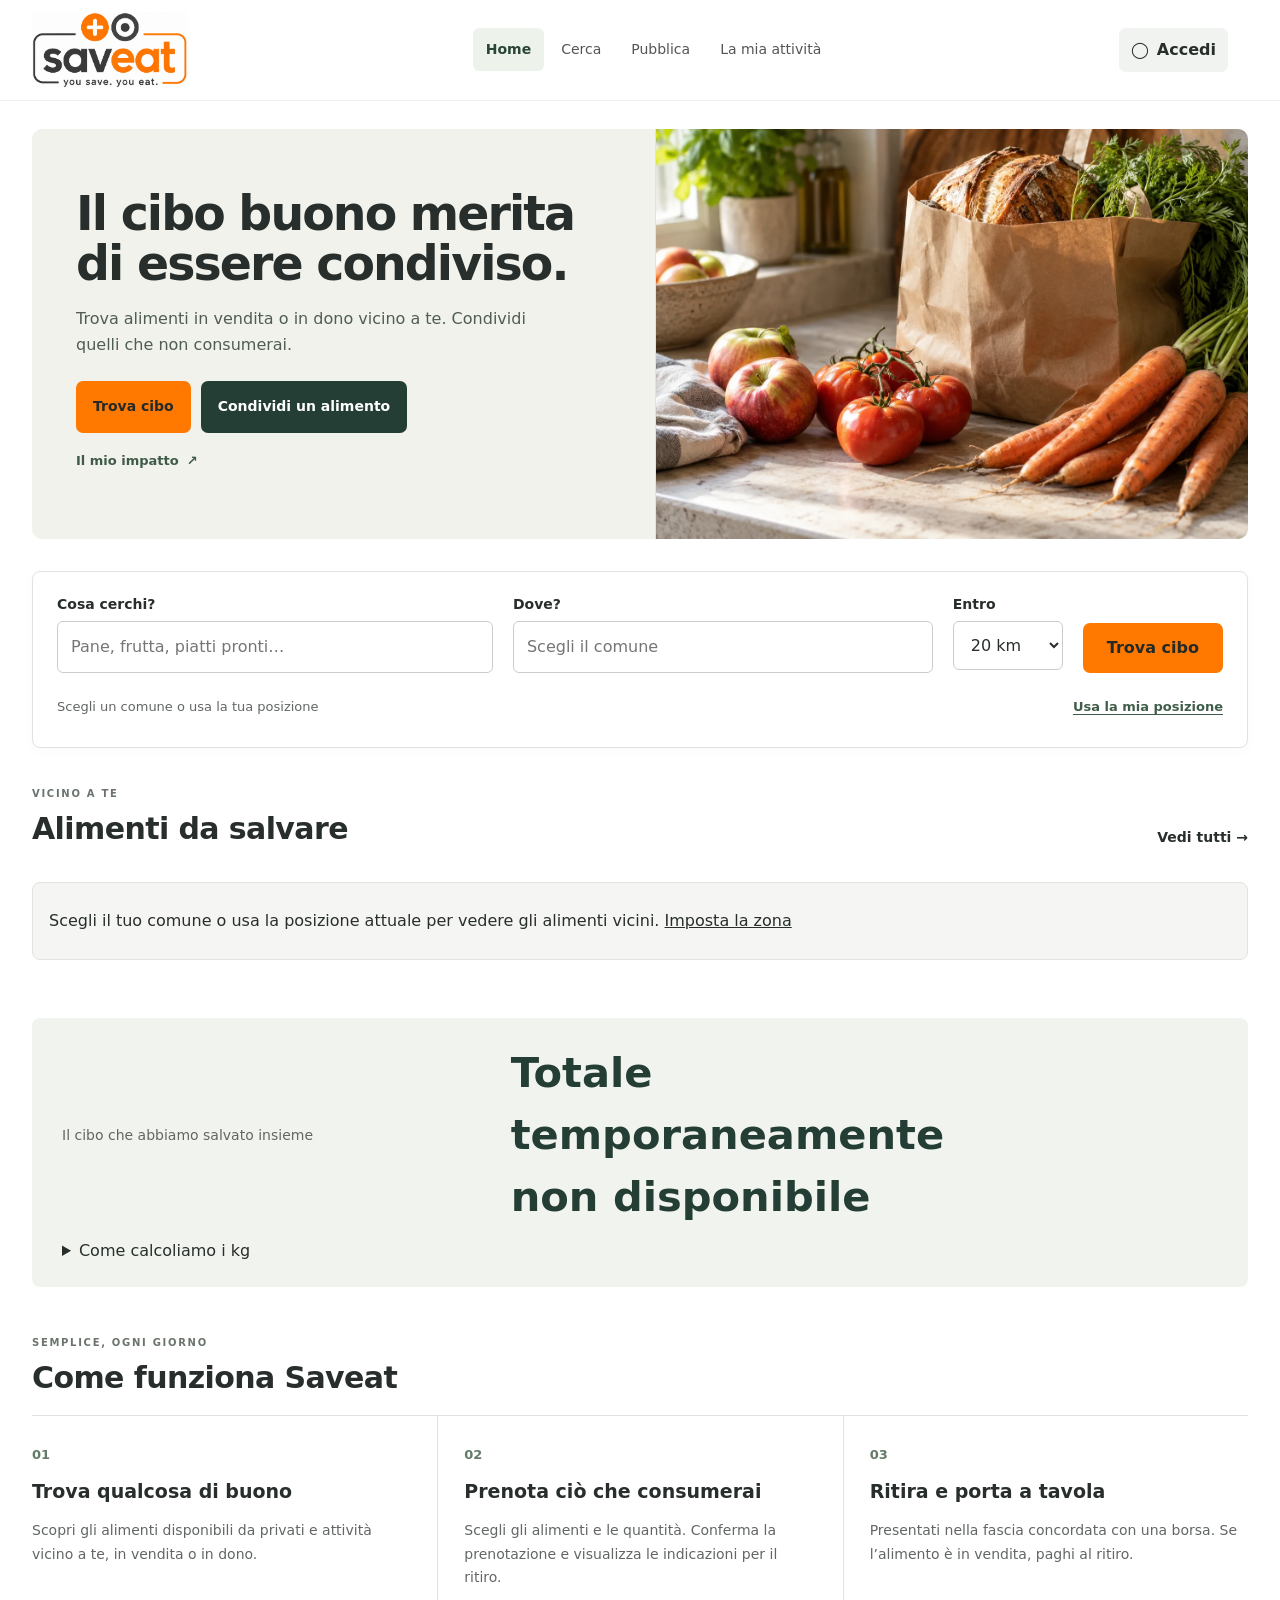
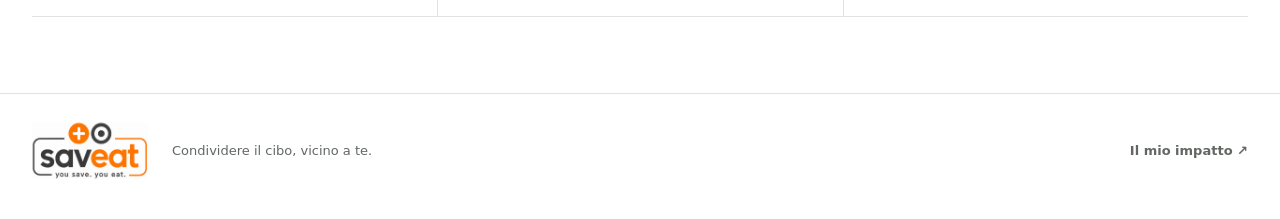
<file: index.html>
<!doctype html>
<html lang="it">
<head>
<meta charset="utf-8"><meta name="viewport" content="width=device-width,initial-scale=1,viewport-fit=cover">
<meta http-equiv="Content-Security-Policy" content="default-src 'self'; script-src 'self'; style-src 'self'; img-src 'self' https://*.supabase.co https://tile.openstreetmap.org blob: data:; connect-src 'self' https://*.supabase.co wss://*.supabase.co https://photon.komoot.io; object-src 'none'; base-uri 'self'; form-action 'self'">
<title>Saveat · you save. you eat.</title><meta name="description" content="Condividi le eccedenze e trova cibo da salvare nel tuo comune.">
<link rel="icon" href="favicon.svg"><link rel="stylesheet" href="style.css?v=mappa54">
<script defer src="config.js"></script><script defer src="supabase.js"></script><script defer src="geo.js?v=mappa54"></script><script defer src="avatars.js?v=mappa54"></script><script defer src="leaflet.js"></script><script defer src="pickup.js?v=mappa54"></script><script defer src="search-map.js?v=mappa54"></script><script defer src="app.js?v=mappa54"></script>
<link rel="stylesheet" href="leaflet.css"></head>
<body>
<a class="skip" href="#main">Vai al contenuto</a>
<div class="app">
<header><a class="brand" href="#home" aria-label="Saveat home"><img class="brand-image" src="logo-definitivo.svg?v=mappa54" width="180" height="87" alt="Saveat — you save. you eat."></a><nav aria-label="Navigazione principale"><a href="#home">Home</a><a href="#cerca">Cerca</a><a href="#pubblica">Pubblica</a><a href="#miei">La mia attività</a></nav><button id="notifications-button" class="ghost" hidden aria-label="Avvisi">Avvisi</button><div class="profile-menu-wrap"><button id="account-button" class="ghost" aria-expanded="false" aria-controls="profile-menu">Accedi</button><div id="profile-menu" class="profile-menu" hidden><button id="profile-edit" class="ghost">Modifica profilo</button><button id="profile-logout" class="ghost">Esci</button></div></div></header>
<main id="main" tabindex="-1"><button id="back-button" class="ghost back-button" type="button" hidden><span aria-hidden="true">←</span> Indietro</button><div id="notification-alert" class="notification-nudge" role="status" hidden></div><section id="avvisi" class="screen" hidden><h1>I tuoi avvisi</h1><p id="notifications-intro" class="lead">Controlla qui gli aggiornamenti sui tuoi ritiri.</p><div id="notifications-list"></div></section>
<div id="message" role="status" aria-live="polite" hidden></div>
<section id="home" class="screen">
<div class="home-hero"><div class="hero-copy"><h1 id="home-heading">Il cibo buono merita di essere condiviso.</h1><p id="home-intro" class="lead">Trova alimenti in vendita o in dono vicino a te. Condividi quelli che non consumerai.</p><div class="actions hero-actions"><a class="btn primary" href="#cerca" data-discovery-only>Trova cibo</a><a id="hero-share" class="btn secondary" href="#pubblica">Condividi un alimento</a><a class="btn impact-action" href="#impatto" data-discovery-only>Il mio impatto <span aria-hidden="true">↗</span></a></div></div><div class="hero-art" aria-hidden="true"><img src="alimenti-copertina.webp" alt="" width="1536" height="1024" fetchpriority="high"></div></div>
<div id="business-home" class="card padded" hidden><h2>La tua attività su Saveat</h2><p>Pubblica gli alimenti ancora disponibili e organizza il ritiro da parte delle persone che li prenotano.</p><div class="actions"><button class="ghost" id="business-listings">I miei annunci</button><button class="ghost" id="business-deliveries">Consegne da gestire</button><a class="btn ghost" href="#impatto">Il mio impatto</a></div><p class="small">L’account esercente è dedicato alla condivisione delle eccedenze.</p></div>
<section class="home-discovery" data-discovery-only aria-labelledby="home-food-heading"><form id="home-search-form" class="home-search card padded"><div class="search-field"><label for="home-food">Cosa cerchi?</label><input id="home-food" maxlength="100" placeholder="Pane, frutta, piatti pronti…"></div><div class="search-field"><label for="home-city">Dove?</label><div class="city-picker"><input id="home-city" autocomplete="off" role="combobox" aria-autocomplete="list" aria-expanded="false" aria-controls="home-city-options" placeholder="Scegli il comune"><div id="home-city-options" role="listbox" class="suggestions" hidden></div></div></div><div class="search-field"><label for="home-radius">Entro</label><select id="home-radius"><option value="5">5 km</option><option value="10">10 km</option><option value="20" selected>20 km</option><option value="30">30 km</option><option value="50">50 km</option><option value="100">100 km</option><option value="200">200 km</option></select></div><button class="primary home-search-submit" type="submit">Trova cibo</button><div class="home-area"><p id="area-status">Scegli un comune per vedere gli alimenti vicini.</p><button id="home-gps" class="text-button" type="button">Usa la mia posizione</button></div></form><div class="section-heading"><div><p class="eyebrow">VICINO A TE</p><h2 id="home-food-heading">Alimenti da salvare</h2></div><a class="text-link" href="#cerca">Vedi tutti <span aria-hidden="true">→</span></a></div><div id="home-list" class="listing-grid" aria-live="polite"></div></section>
<div class="card padded impact-card"><p class="small">Il cibo che abbiamo salvato insieme</p><p id="impact-total" class="impact-total" aria-live="polite">Calcolo in corso…</p><p id="impact-pickups" class="small"></p><details><summary>Come calcoliamo i kg</summary><p class="small">Contiamo solo i ritiri completati e confermati. I kg sono indicativi: usiamo il peso indicato oppure, se manca, 500 g per pezzo o confezione e circa 1 kg per litro. Le prenotazioni annullate o scadute non contano.</p></details></div>
<section class="how-it-works" data-discovery-only aria-labelledby="how-heading"><div class="section-heading"><div><p class="eyebrow">SEMPLICE, OGNI GIORNO</p><h2 id="how-heading">Come funziona Saveat</h2></div></div><div class="steps-grid"><article><span class="step-number">01</span><h3>Trova qualcosa di buono</h3><p>Scopri gli alimenti disponibili da privati e attività vicino a te, in vendita o in dono.</p></article><article><span class="step-number">02</span><h3>Prenota ciò che consumerai</h3><p>Scegli gli alimenti e le quantità. Conferma la prenotazione e visualizza le indicazioni per il ritiro.</p></article><article><span class="step-number">03</span><h3>Ritira e porta a tavola</h3><p>Presentati nella fascia concordata con una borsa. Se l’alimento è in vendita, paghi al ritiro.</p></article></div></section>
</section>
<section id="impatto" class="screen" hidden><h1>Il mio impatto</h1><p class="lead">Il tuo contributo, nei ritiri completati.</p><div id="personal-impact" aria-live="polite"></div><p class="small">Contiamo i ritiri completati e confermati in cui hai condiviso o ritirato cibo, una sola volta per prenotazione. Il peso è stimato usando i dati conservati nei riepiloghi delle prenotazioni.</p><a id="impact-summary-link" class="btn ghost" href="#miei">I miei annunci e ritiri</a><div id="report-tools" hidden><h2>Il tuo resoconto</h2><p class="small">Privati e attività possono esportare i ritiri completati per un periodo fino a 366 giorni.</p><form id="report-form" class="card padded"><div class="two"><div><label for="report-from">Dal giorno</label><input id="report-from" type="date" required></div><div><label for="report-to">Al giorno (compreso)</label><input id="report-to" type="date" required></div></div><label for="report-role">Cosa vuoi vedere?</label><select id="report-role"><option value="all">Tutto il mio contributo</option><option value="owner">Cibo condiviso da me</option><option value="customer">Cibo ritirato da me</option></select><button class="primary" type="submit">Prepara resoconto</button><button class="ghost" id="export-report" type="button" disabled>Scarica CSV</button></form><div id="report-result" role="status" aria-live="polite"></div></div></section>
<section id="cerca" class="screen" hidden><h1>Trova cibo</h1>
<p class="lead">Cibo buono da privati e attività, nella zona che scegli.</p><form id="search-form" class="card padded search-toolbar"><div class="search-field"><label for="search">Alimento</label><input id="search" maxlength="100" placeholder="Pane, biscotti, mele…"></div><div class="search-field">
<label for="search-city">Comune</label><div class="city-picker"><input id="search-city" autocomplete="off" role="combobox" aria-autocomplete="list" aria-expanded="false" aria-controls="search-city-options" placeholder="Inizia a scrivere, es. Ver"><div id="search-city-options" role="listbox" class="suggestions" hidden></div></div></div><div class="search-field">
<label for="search-radius">Raggio di ricerca (km)</label><input id="search-radius" type="number" min="1" max="200" required value="20"></div><button class="primary search-submit" type="submit">Trova cibo</button><div class="search-filters" role="group" aria-label="Filtri di ricerca"><div class="search-field"><label for="search-category">Categoria</label><select id="search-category"><option value="">Tutte le categorie</option><option>Pane e prodotti da forno</option><option>Frutta e verdura</option><option>Pasticceria e dolci</option><option>Gastronomia e piatti pronti</option><option>Latticini e formaggi</option><option>Carne e salumi</option><option>Pesce</option><option>Prodotti confezionati</option><option>Bevande</option><option>Altri alimenti</option></select></div><div class="search-field"><label for="search-offer">Tipo di offerta</label><select id="search-offer"><option value="all">Tutte le offerte</option><option value="free">In dono</option><option value="paid">In vendita</option></select></div><button type="button" class="ghost" id="reset-filters">Azzera filtri</button></div><p id="search-area-status" class="small"></p><div class="row"><button type="button" id="search-gps" class="ghost">Usa la mia posizione</button><button type="button" id="clear-search" class="ghost">Zona del mio profilo</button></div><p class="small">Distanze in linea d’aria dal punto di ritiro. Per gli annunci non ancora localizzati si usa il centro del comune. <a href="GEO-FONTI.md" target="_blank" rel="noopener">Fonti geografiche</a></p></form>
<p id="search-filter-summary" class="small" aria-live="polite"></p><div class="search-view-switch" role="group" aria-label="Visualizzazione risultati"><button type="button" id="search-view-list" class="ghost" aria-pressed="true">Elenco</button><button type="button" id="search-view-map" class="ghost" aria-pressed="false">Mappa</button></div><div id="search-results-layout" class="search-results-layout"><div id="search-list" class="listing-grid" aria-live="polite"></div><section id="search-map-panel" aria-label="Disponibilità sulla mappa" hidden><p id="search-map-status" class="small" aria-live="polite"></p><div id="search-map" role="region" aria-label="Mappa degli alimenti disponibili"></div></section></div><button id="load-more" class="ghost" hidden>Mostra altri</button></section>
<section id="modifica" class="screen" hidden><h1>Modifica il tuo annuncio</h1><p id="edit-note" class="ethic"></p><form id="edit-form" hidden><div class="edit-layout"><section class="form-panel"><h2>Alimenti e annuncio</h2><label for="edit-title">Titolo</label><input id="edit-title" required minlength="2" maxlength="120"><label for="edit-description">Descrizione</label><textarea id="edit-description" maxlength="2000"></textarea><div id="edit-payment-fields"></div><div id="edit-items"></div></section><section class="form-panel"><h2>Informazioni di ritiro</h2><label for="edit-city">Comune</label><div class="city-picker"><input id="edit-city" autocomplete="off" required role="combobox" aria-autocomplete="list" aria-expanded="false" aria-controls="edit-city-options"><div id="edit-city-options" role="listbox" class="suggestions" hidden></div></div><label for="edit-start">Inizio ritiro</label><input id="edit-start" type="datetime-local" required><label for="edit-end">Fine ritiro</label><input id="edit-end" type="datetime-local" required><div class="pickup-place-tools"><label for="edit-saved-point">I tuoi punti di ritiro</label><select id="edit-saved-point"><option value="">Nuovo punto di ritiro</option></select><p id="edit-point-memory-status" class="small" aria-live="polite"></p></div><label for="edit-address">Indirizzo esatto di ritiro (pubblico)</label><div class="pickup-address-picker"><input id="edit-address" placeholder="Inizia a scrivere via e numero civico" required minlength="3" maxlength="300" autocomplete="off" aria-expanded="false" aria-controls="edit-address-options"><div id="edit-address-options" class="pickup-address-options" hidden></div></div><p id="edit-address-status" class="small" aria-live="polite"></p><p class="small">L’indirizzo e la posizione di ritiro saranno visibili negli annunci. La sede legale e il contatto restano riservati.</p><details id="edit-point-details" class="pickup-map-details"><summary>Correggi il punto sulla mappa</summary><p class="small">Tocca la mappa sul punto esatto di ritiro, oppure usa la posizione del dispositivo se ti trovi lì. Controlla che corrisponda all’indirizzo.</p><button id="edit-point-gps" class="ghost" type="button">Sono al punto di ritiro: usa la mia posizione</button><div id="edit-point-map" class="pickup-point-map" role="region" aria-label="Mappa del punto di ritiro"></div><details class="manual-coordinates"><summary>Inserisci coordinate manualmente</summary><div class="two coordinate-fields"><div><label for="edit-point-lat">Latitudine</label><input id="edit-point-lat" type="number" step="any" min="-90" max="90"></div><div><label for="edit-point-lon">Longitudine</label><input id="edit-point-lon" type="number" step="any" min="-180" max="180"></div></div><button type="button" id="edit-point-apply" class="ghost">Conferma coordinate</button></details></details><p id="edit-point-status" class="small" aria-live="polite">Scrivi l’indirizzo e scegli un suggerimento.</p><label for="edit-contact">Contatto</label><input id="edit-contact" required minlength="3" maxlength="200"><label for="edit-instructions">Istruzioni</label><textarea id="edit-instructions" maxlength="1000"></textarea></section></div><div class="row form-submit"><button class="primary" type="submit">Salva modifiche</button><a id="edit-back" class="btn ghost">Torna all’annuncio</a></div></form></section>
<section id="pubblica" class="screen" hidden><h1>Condividi un alimento</h1><p class="lead">Aggiungi singoli alimenti, buste miste o entrambi. Il punto di ritiro è visibile negli annunci; contatto e istruzioni sono riservati a chi prenota.</p>
<form id="publish-form">
<p id="food-memory-status" class="small" aria-live="polite">Scrivi un nuovo alimento oppure scegli tra i tuoi precedenti.</p><div class="publish-layout"><section class="card padded publish-foods" aria-labelledby="publish-foods-heading"><h2 id="publish-foods-heading">Gli alimenti</h2><div id="item-fields"></div><button type="button" id="add-item" class="ghost full">+ Aggiungi alimento o busta</button></section><section class="card padded publish-logistics" aria-labelledby="publish-logistics-heading"><h2 id="publish-logistics-heading">Ritiro e pagamento</h2><div id="publish-payment-fields"></div>
<label for="publish-city">Comune del ritiro</label><div class="city-picker"><input id="publish-city" autocomplete="off" required role="combobox" aria-autocomplete="list" aria-expanded="false" aria-controls="publish-city-options" placeholder="Inizia a scrivere il comune"><div id="publish-city-options" role="listbox" class="suggestions" hidden></div></div>
<div class="two"><div><label for="pickup-start">Inizio ritiro</label><input id="pickup-start" type="datetime-local" required></div><div><label for="pickup-end">Fine ritiro</label><input id="pickup-end" type="datetime-local" required></div></div>
<div class="pickup-place-tools"><label for="publish-saved-point">I tuoi punti di ritiro</label><select id="publish-saved-point"><option value="">Nuovo punto di ritiro</option></select><p id="publish-point-memory-status" class="small" aria-live="polite"></p></div><label for="address">Indirizzo esatto di ritiro (pubblico)</label><div class="pickup-address-picker"><input id="address" placeholder="Inizia a scrivere via e numero civico" required minlength="3" maxlength="300"  autocomplete="off" aria-expanded="false" aria-controls="publish-address-options"><div id="publish-address-options" class="pickup-address-options" hidden></div></div><p id="publish-address-status" class="small" aria-live="polite"></p><p class="small">L’indirizzo e la posizione di ritiro saranno visibili negli annunci. La sede legale e il contatto restano riservati.</p><details id="publish-point-details" class="pickup-map-details"><summary>Correggi il punto sulla mappa</summary><p class="small">Tocca la mappa sul punto esatto di ritiro, oppure usa la posizione del dispositivo se ti trovi lì. Controlla che corrisponda all’indirizzo.</p><button id="publish-point-gps" class="ghost" type="button">Sono al punto di ritiro: usa la mia posizione</button><div id="publish-point-map" class="pickup-point-map" role="region" aria-label="Mappa del punto di ritiro"></div><details class="manual-coordinates"><summary>Inserisci coordinate manualmente</summary><div class="two coordinate-fields"><div><label for="publish-point-lat">Latitudine</label><input id="publish-point-lat" type="number" step="any" min="-90" max="90"></div><div><label for="publish-point-lon">Longitudine</label><input id="publish-point-lon" type="number" step="any" min="-180" max="180"></div></div><button type="button" id="publish-point-apply" class="ghost">Conferma coordinate</button></details></details><p id="publish-point-status" class="small" aria-live="polite">Scrivi l’indirizzo e scegli un suggerimento.</p>
<div class="pickup-contact"><label for="contact">Contatto per il ritiro</label><input id="contact" required minlength="3" maxlength="200" placeholder="Telefono o altro contatto"></div><p id="business-contact-note" class="small" hidden>Per le attività non chiediamo né mostriamo il telefono in questo nuovo annuncio. Indica nelle istruzioni dove presentarsi e cosa mostrare. Non inserire numeri di telefono nei testi o nelle foto. Gli avvisi di prenotazione arrivano in Saveat; le comunicazioni guidate sono nei riepiloghi dei ritiri.</p>
<details class="publish-extras"><summary>Aggiungi dettagli (facoltativi)</summary><label for="title">Titolo dell’annuncio</label><input id="title" required minlength="2" maxlength="120" placeholder="Si compila con il primo alimento"><label for="description">Descrizione</label><textarea id="description" maxlength="2000" placeholder="Conservazione e informazioni utili"></textarea><label for="instructions">Istruzioni di ritiro</label><textarea id="instructions" maxlength="1000"></textarea></details></section></div>
<div class="publish-confirmation"><div class="ethic">Scegli Dona o Vendi per ciascun alimento. Ritroverai i dati nelle prossime pubblicazioni e potrai modificarli. Quantità e date vanno inserite ogni volta. L’annuncio sarà pubblicato solo quando premi Pubblica annuncio.</div>
<label class="check"><input id="food-check" type="checkbox" required> Ho descritto correttamente gli alimenti e le condizioni di conservazione.</label>
<p id="publish-item-count" class="small" aria-live="polite"></p><button class="primary full" type="submit">Pubblica annuncio</button></div></form></section>
<section id="scheda" class="screen" hidden><div id="detail"></div></section>
<section id="miei" class="screen" hidden><h1 id="mine-heading">La mia attività</h1><div class="tabs summary-tabs" role="group" aria-label="I tuoi riepiloghi"><button id="listings-tab" class="primary" aria-pressed="true">Annunci</button><button id="reservations-tab" class="ghost" aria-pressed="false">Ritiri</button><button id="received-tab" class="ghost" aria-pressed="false">Consegne</button></div><h2 id="my-summary-heading">I miei annunci</h2><p id="my-summary-description" class="lead">Il cibo che hai pubblicato tu, da donare o vendere.</p><div id="my-content"></div></section>
<section id="account" class="screen" hidden><h1 id="account-heading">Accedi a Saveat</h1>
<form id="auth-form" class="card padded"><label for="email">Email</label><input id="email" type="email" required autocomplete="email" maxlength="254">
<label for="password">Password</label><input id="password" type="password" required minlength="8" autocomplete="current-password">
<div class="actions"><button class="primary" name="intent" value="login">Accedi</button><a class="btn secondary" href="#registrati">Non hai un account? Registrati</a><button type="button" id="forgot" class="ghost">Password dimenticata</button><button type="button" id="resend-confirmation" class="ghost" hidden>Invia di nuovo la conferma email</button></div></form>
<form id="profile-form" class="card padded" hidden><h2>Modifica il profilo</h2><p class="small">Account collegato: <b id="profile-email"></b></p><div class="profile-layout"><section class="form-panel"><h3>Nome e immagine</h3><div id="profile-avatar-host"></div><label for="display-name">Il tuo nome</label><input id="display-name" required minlength="2" maxlength="100" autocomplete="name">
<label for="account-type">Tipo di account</label><select id="account-type"><option value="private">Privato</option><option value="business">Attività</option></select>
</section><section class="form-panel"><h3>Attività e zona</h3><div id="business-field" hidden><label for="business-name">Ragione sociale</label><input id="business-name" minlength="2" maxlength="150"><label for="vat-number">Partita IVA</label><input id="vat-number" inputmode="numeric" pattern="[0-9]{11}" maxlength="11" placeholder="11 cifre"><label for="business-address">Indirizzo della sede legale (riservato)</label><input id="business-address" minlength="3" maxlength="300" autocomplete="street-address"><p class="small">Dati autodichiarati, non verificati da Saveat. La sede legale è riservata e distinta dal punto di ritiro pubblico.</p></div><label for="profile-city">Comune di riferimento</label><div class="city-picker"><input id="profile-city" autocomplete="off" required role="combobox" aria-autocomplete="list" aria-expanded="false" aria-controls="profile-city-options" placeholder="Scegli il comune dai suggerimenti"><div id="profile-city-options" role="listbox" class="suggestions" hidden></div></div><div class="radius-field"><label for="profile-radius">Raggio di interesse (km)</label><input id="profile-radius" type="number" min="1" max="200" value="20" required></div><p class="small" id="profile-zone-help">All’accesso vedrai questa zona. In viaggio potrai scegliere un’altra zona o usare la posizione attuale.</p>
</section></div><div class="form-submit"><p class="small" id="account-role-description"></p><p class="small">Il tipo di account viene fissato al primo salvataggio e non si può cambiare dal profilo. I dati delle attività sono autodichiarati.</p>
<button class="primary">Salva profilo</button><button type="button" id="logout" class="ghost">Esci</button></div></form>
<form id="reset-form" class="card padded" hidden><label for="new-password">Nuova password</label><input id="new-password" type="password" required minlength="8" autocomplete="new-password"><button class="primary">Aggiorna password</button></form>
</section>
<section id="registrati" class="screen" hidden><h1>Registrati su Saveat</h1><p class="lead">Puoi esplorare gli annunci senza account. I privati possono condividere e ritirare alimenti. Gli esercenti possono pubblicare eccedenze e gestire le consegne.</p>
<form id="signup-form" class="card padded"><div class="profile-layout"><section class="form-panel"><h2>Il tuo accesso</h2>
<div class="two"><div><label for="signup-first">Nome</label><input id="signup-first" required maxlength="40" autocomplete="given-name"></div><div><label for="signup-last">Cognome</label><input id="signup-last" required maxlength="40" autocomplete="family-name"></div></div>
<label for="signup-email">Email</label><input id="signup-email" type="email" required maxlength="254" autocomplete="email">
<label for="signup-password">Password (almeno 8 caratteri)</label><input id="signup-password" type="password" required minlength="8" autocomplete="new-password">
<label for="signup-repeat">Ripeti la password</label><input id="signup-repeat" type="password" required minlength="8" autocomplete="new-password">
</section><section class="form-panel"><h2>Il tuo profilo</h2><label for="signup-type">Ti registri come</label><select id="signup-type"><option value="private">Privato</option><option value="business">Attività</option></select>
<div id="signup-avatar-host"></div><div id="signup-business-field" hidden><label for="signup-business">Ragione sociale</label><input id="signup-business" minlength="2" maxlength="150" autocomplete="organization"><label for="signup-vat">Partita IVA</label><input id="signup-vat" inputmode="numeric" pattern="[0-9]{11}" maxlength="11" placeholder="11 cifre"><label for="signup-address">Indirizzo della sede legale (riservato)</label><input id="signup-address" minlength="3" maxlength="300" autocomplete="street-address"></div><label for="signup-city">Comune di riferimento / sede</label><div class="city-picker"><input id="signup-city" autocomplete="off" required role="combobox" aria-autocomplete="list" aria-expanded="false" aria-controls="signup-city-options" placeholder="Scegli il comune dai suggerimenti"><div id="signup-city-options" role="listbox" class="suggestions" hidden></div></div><div class="radius-field"><label for="signup-radius">Raggio di interesse (km)</label><input id="signup-radius" type="number" min="1" max="200" value="20" required></div><p class="small" id="signup-zone-help">All’accesso vedrai questa zona. In viaggio potrai scegliere un’altra zona o usare la posizione attuale.</p>
</section></div><div class="form-submit"><p id="signup-role-description" class="small">Come privato puoi pubblicare alimenti e prenotare ritiri. Puoi donare o vendere, con pagamento al ritiro.</p><p class="small">Il tipo di account viene fissato alla prima attivazione e non si può cambiare dal profilo.</p>
<button class="primary full">Crea il mio account</button><a class="btn ghost full" href="#account">Hai già un account? Accedi</a></div>
</form><div id="signup-sent" class="ethic" hidden><b>Controlla la tua email</b><p>Apri il messaggio più recente e conferma l’indirizzo. Poi accedi con email e password. Dopo l’accesso arriverai alla Home.</p><a class="btn primary" href="#account">Vai all’accesso</a></div></section>
<section id="setup" class="screen" hidden><h1>Collega Saveat</h1><p class="lead">Esegui prima lo script SQL nel tuo progetto Supabase. Poi inserisci i due valori pubblici del progetto.</p>
<form id="setup-form" class="card padded"><label for="supabase-url">Project URL</label><input id="supabase-url" type="url" required placeholder="https://…supabase.co"><label for="supabase-key">Publishable key / anon key</label><input id="supabase-key" required autocomplete="off"><p class="small">Usa solo la chiave pubblica. Non inserire secret key o service_role.</p><button class="primary">Scarica config.js</button></form><p>Sostituisci config.js nella cartella del sito con il file scaricato, quindi ricarica.</p></section>
</main><footer class="site-footer"><img src="logo-definitivo.svg" width="116" height="56" alt="Saveat — you save. you eat."><p>Condividere il cibo, vicino a te.</p><a href="#impatto">Il mio impatto <span aria-hidden="true">↗</span></a></footer>

</div>
<noscript>Per usare Saveat abilita JavaScript nel browser.</noscript>
</body></html>
</file>
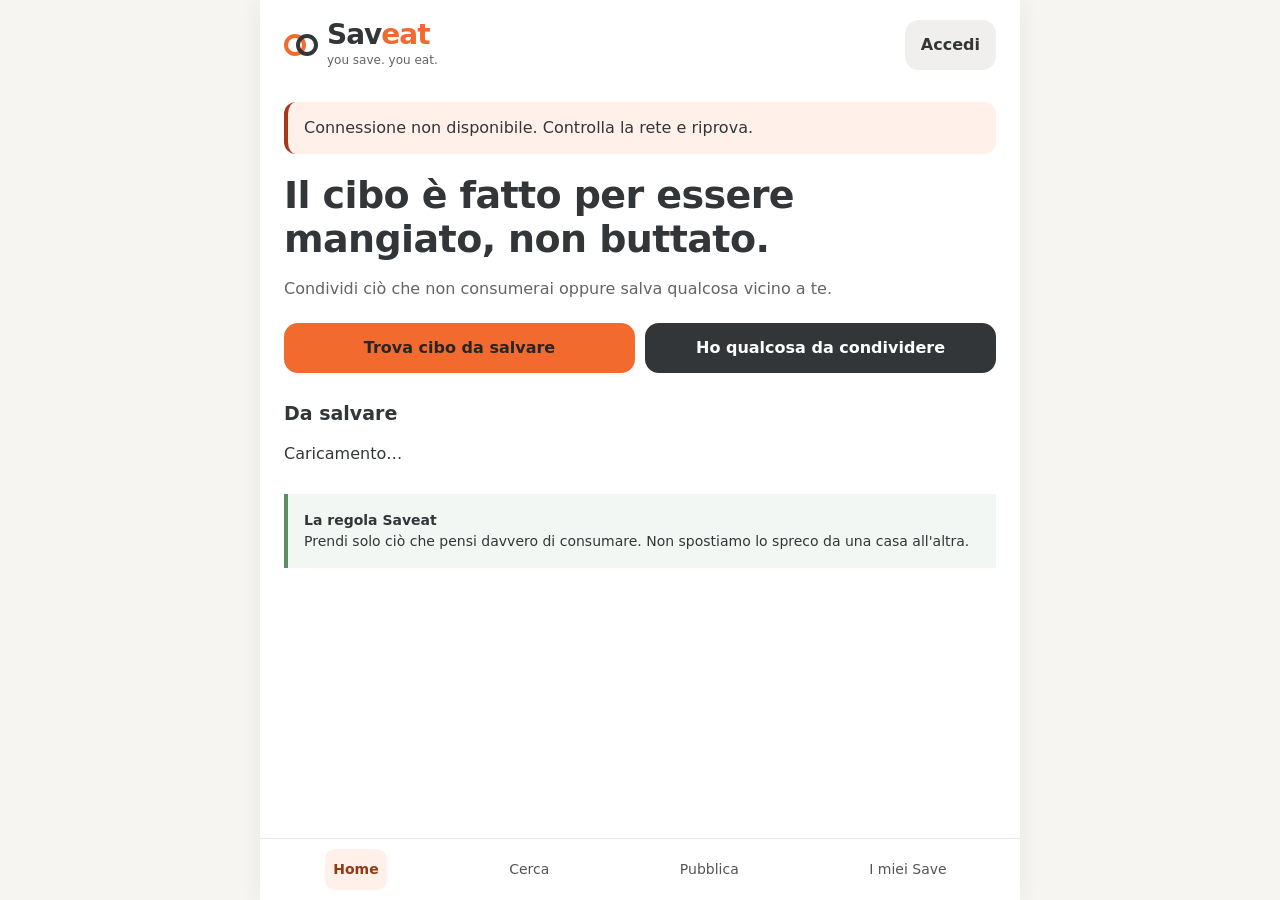
<file: saveat/index.html>
<!doctype html>
<html lang="it">
<head>
<meta charset="utf-8"><meta name="viewport" content="width=device-width,initial-scale=1,viewport-fit=cover">
<meta http-equiv="Content-Security-Policy" content="default-src 'self'; script-src 'self'; style-src 'self'; img-src 'self' https://*.supabase.co blob: data:; connect-src 'self' https://*.supabase.co wss://*.supabase.co; object-src 'none'; base-uri 'self'; form-action 'self'">
<title>Saveat · you save. you eat.</title><meta name="description" content="Condividi le eccedenze e trova cibo da salvare nel tuo comune.">
<link rel="icon" href="favicon.svg"><link rel="stylesheet" href="style.css">
<script defer src="config.js"></script><script defer src="supabase.js"></script><script defer src="app.js"></script>
</head>
<body>
<a class="skip" href="#main">Vai al contenuto</a>
<div class="app">
<header><a class="brand" href="#home" aria-label="Saveat home"><span class="mark" aria-hidden="true"><i></i><i></i></span><span><span class="logo">Sav<b>eat</b></span><small>you save. you eat.</small></span></a><button id="account-button" class="ghost">Accedi</button></header>
<main id="main">
<div id="message" role="status" aria-live="polite" hidden></div>
<section id="home" class="screen">
<h1>Il cibo è fatto per essere mangiato, non buttato.</h1><p class="lead">Condividi ciò che non consumerai oppure salva qualcosa vicino a te.</p>
<div class="actions"><a class="btn primary" href="#cerca">Trova cibo da salvare</a><a class="btn secondary" href="#pubblica">Ho qualcosa da condividere</a></div>
<h2 class="section-title">Da salvare</h2><div id="home-list"></div>
<div class="ethic"><b>La regola Saveat</b><br>Prendi solo ciò che pensi davvero di consumare. Non spostiamo lo spreco da una casa all'altra.</div>
</section>
<section id="cerca" class="screen" hidden><h1>Trova cibo</h1>
<form id="search-form" class="card padded"><label for="search">Alimento</label><input id="search" maxlength="100" placeholder="Pane, biscotti, mele…">
<label for="search-city">Comune</label><div class="city-picker"><input id="search-city" autocomplete="off" role="combobox" aria-autocomplete="list" aria-expanded="false" aria-controls="search-city-options" placeholder="Inizia a scrivere, es. Ver"><div id="search-city-options" role="listbox" class="suggestions" hidden></div></div>
<div class="row"><button class="primary">Cerca</button><button type="button" id="clear-search" class="ghost">Tutti i comuni</button></div></form>
<div id="search-list"></div><button id="load-more" class="ghost" hidden>Mostra altri</button></section>
<section id="pubblica" class="screen" hidden><h1>Condividi un annuncio</h1><p class="lead">Aggiungi uno o più alimenti. Indirizzo e contatto saranno visibili a chi prenota.</p>
<form id="publish-form">
<div class="card padded"><label for="title">Titolo dell’annuncio</label><input id="title" required minlength="2" maxlength="120" placeholder="Le eccedenze di oggi">
<label for="description">Descrizione</label><textarea id="description" maxlength="2000" placeholder="Conservazione e informazioni utili"></textarea>
<label for="publish-city">Comune</label><div class="city-picker"><input id="publish-city" autocomplete="off" required role="combobox" aria-autocomplete="list" aria-expanded="false" aria-controls="publish-city-options" placeholder="Inizia a scrivere il comune"><div id="publish-city-options" role="listbox" class="suggestions" hidden></div></div>
<div class="two"><div><label for="pickup-start">Ritiro da</label><input id="pickup-start" type="datetime-local" required></div><div><label for="pickup-end">Ritiro entro</label><input id="pickup-end" type="datetime-local" required></div></div>
<label for="address">Indirizzo o punto di incontro</label><input id="address" required minlength="3" maxlength="300" autocomplete="street-address">
<label for="contact">Contatto per il ritiro</label><input id="contact" required minlength="3" maxlength="200" placeholder="Telefono o altro contatto">
<label for="instructions">Istruzioni di ritiro</label><textarea id="instructions" maxlength="1000"></textarea></div>
<h2>Alimenti</h2><div id="item-fields"></div><button type="button" id="add-item" class="ghost">Aggiungi un altro alimento</button>
<div class="ethic">I privati condividono gratuitamente. Le attività possono regalare o vendere. Eventuali pagamenti avvengono direttamente al ritiro.</div>
<label class="check"><input id="food-check" type="checkbox" required> Ho indicato correttamente stato, conservazione, date e allergeni degli alimenti.</label>
<button class="primary full" type="submit">Pubblica e salvalo dallo spreco</button></form></section>
<section id="scheda" class="screen" hidden><a class="back" href="#cerca">Torna alla ricerca</a><div id="detail"></div></section>
<section id="miei" class="screen" hidden><h1>I miei Save</h1><div class="tabs"><button id="reservations-tab" class="primary" aria-pressed="true">Prenotazioni</button><button id="listings-tab" class="ghost" aria-pressed="false">Annunci pubblicati</button></div><div id="my-content"></div></section>
<section id="account" class="screen" hidden><h1>Il tuo account</h1>
<form id="auth-form" class="card padded"><label for="email">Email</label><input id="email" type="email" required autocomplete="email" maxlength="254">
<label for="password">Password</label><input id="password" type="password" required minlength="8" autocomplete="current-password">
<div class="actions"><button class="primary" name="intent" value="login">Accedi</button><button class="secondary" name="intent" value="signup">Crea account</button><button type="button" id="forgot" class="ghost">Password dimenticata</button></div></form>
<form id="profile-form" class="card padded" hidden><h2>Profilo</h2><label for="display-name">Il tuo nome</label><input id="display-name" required minlength="2" maxlength="100" autocomplete="name">
<label for="account-type">Tipo di account</label><select id="account-type"><option value="private">Privato</option><option value="business">Attività / azienda agricola</option></select>
<div id="business-field" hidden><label for="business-name">Nome dell’attività</label><input id="business-name" minlength="2" maxlength="150"></div>
<p class="small">Il tipo di account viene fissato al primo salvataggio. Un account attività è autodichiarato, non una verifica di Saveat.</p>
<button class="primary">Salva profilo</button><button type="button" id="logout" class="ghost">Esci</button></form>
<form id="reset-form" class="card padded" hidden><label for="new-password">Nuova password</label><input id="new-password" type="password" required minlength="8" autocomplete="new-password"><button class="primary">Aggiorna password</button></form>
</section>
<section id="setup" class="screen" hidden><h1>Collega Saveat</h1><p class="lead">Esegui prima lo script SQL nel tuo progetto Supabase. Poi inserisci i due valori pubblici del progetto.</p>
<form id="setup-form" class="card padded"><label for="supabase-url">Project URL</label><input id="supabase-url" type="url" required placeholder="https://…supabase.co"><label for="supabase-key">Publishable key / anon key</label><input id="supabase-key" required autocomplete="off"><p class="small">Usa solo la chiave pubblica. Non inserire secret key o service_role.</p><button class="primary">Scarica config.js</button></form><p>Sostituisci config.js nella cartella del sito con il file scaricato, quindi ricarica.</p></section>
</main>
<nav aria-label="Navigazione principale"><a href="#home">Home</a><a href="#cerca">Cerca</a><a href="#pubblica">Pubblica</a><a href="#miei">I miei Save</a></nav>
</div>
<noscript>Per usare Saveat abilita JavaScript nel browser.</noscript>
</body></html>
</file>
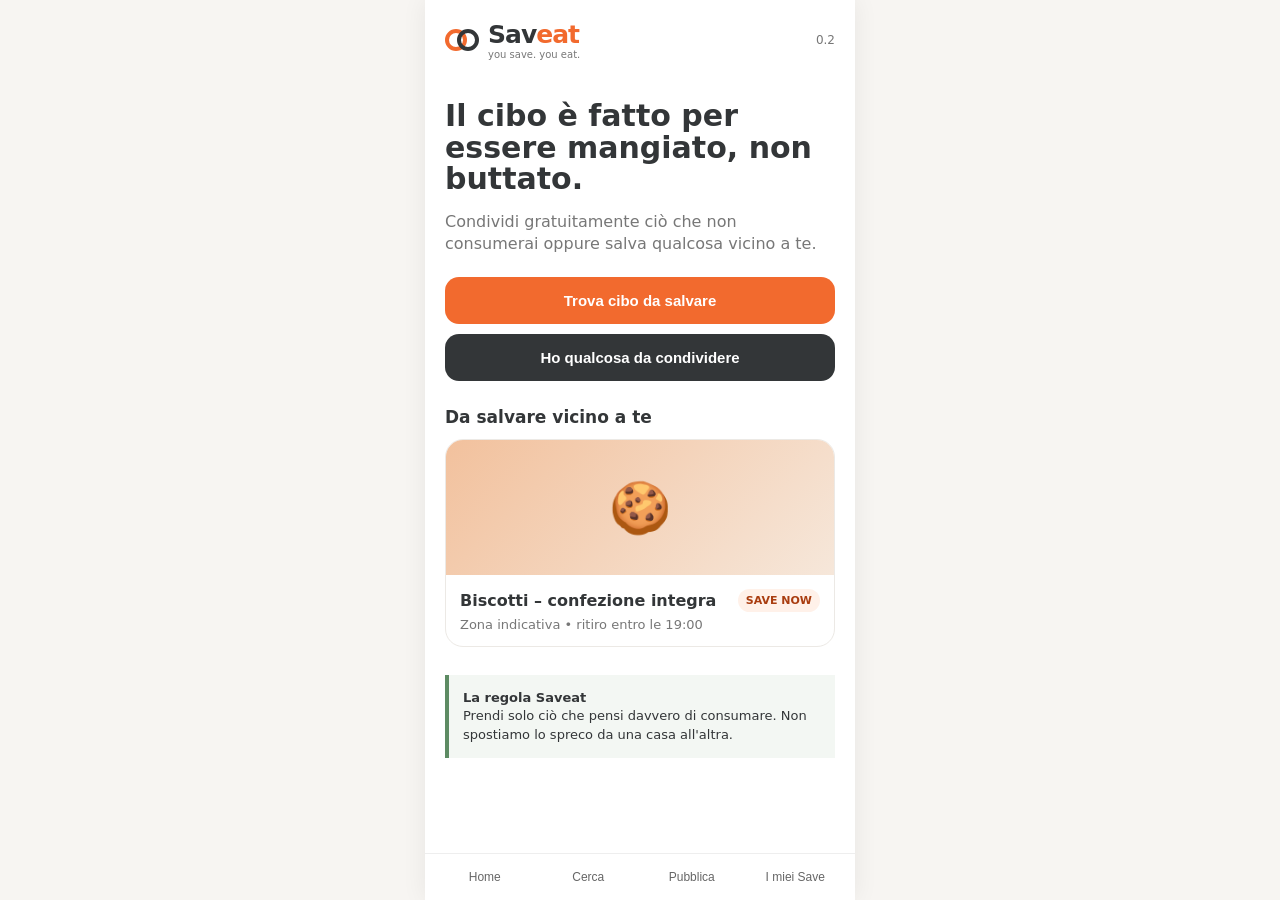
<file: Saveat_0.2_prototipo-2.html>
<!doctype html>
<html lang="it">
<head>
<meta charset="utf-8">
<meta name="viewport" content="width=device-width,initial-scale=1,viewport-fit=cover">
<title>Saveat 0.2</title>
<style>
:root{--orange:#F26A2E;--charcoal:#333638;--soft:#F7F5F2;--green:#5D8B63;--white:#fff;--muted:#777}
*{box-sizing:border-box} body{margin:0;font-family:system-ui,-apple-system,Segoe UI,Roboto,sans-serif;background:var(--soft);color:var(--charcoal)}
.app{max-width:430px;margin:auto;min-height:100vh;background:#fff;box-shadow:0 0 24px #0001}
header{padding:20px 20px 10px;display:flex;justify-content:space-between;align-items:center}
.brand{display:flex;align-items:center;gap:9px}.mark{position:relative;width:34px;height:26px}
.c{position:absolute;width:22px;height:22px;border:4px solid var(--orange);border-radius:50%;top:2px}.c.a{left:0}.c.b{right:0;border-color:var(--charcoal)}
.logo{font-weight:800;font-size:25px;letter-spacing:-1px}.logo b{color:var(--orange)} .tag{font-size:10px;color:var(--muted)}
main{padding:12px 20px 90px}.screen{display:none}.screen.active{display:block}
h1{font-size:30px;line-height:1.05;margin:18px 0 8px}h2{margin:12px 0}.lead{color:var(--muted);line-height:1.4}
.actions{display:grid;gap:10px;margin:22px 0}.btn{border:0;border-radius:14px;padding:15px 16px;font-weight:750;font-size:15px;cursor:pointer}
.primary{background:var(--orange);color:#fff}.secondary{background:var(--charcoal);color:#fff}.ghost{background:#f0efed;color:var(--charcoal)}
.section-title{font-size:17px;margin:26px 0 12px}.card{border:1px solid #ece9e5;border-radius:18px;overflow:hidden;margin:12px 0;background:#fff}
.photo{height:135px;background:linear-gradient(135deg,#f2c19d,#f6e7da);display:flex;align-items:center;justify-content:center;font-size:50px}
.cardbody{padding:14px}.row{display:flex;justify-content:space-between;gap:10px;align-items:center}.pill{font-size:11px;padding:5px 8px;border-radius:99px;background:#fff1e9;color:#a93d10;font-weight:800}
.meta{font-size:13px;color:var(--muted);margin-top:5px}.ethic{margin:28px 0;padding:14px;border-left:4px solid var(--green);background:#f3f7f3;font-size:13px;line-height:1.4}
label{display:block;font-size:13px;font-weight:700;margin:13px 0 5px}input,select,textarea{width:100%;padding:13px;border:1px solid #ddd7d1;border-radius:12px;font:inherit}
nav{position:fixed;bottom:0;left:50%;transform:translateX(-50%);width:min(430px,100%);display:flex;background:#fff;border-top:1px solid #eee;padding:9px 8px calc(9px + env(safe-area-inset-bottom))}
nav button{flex:1;border:0;background:none;font-size:12px;color:#666;padding:7px}.saved{font-size:56px;text-align:center;margin:50px 0 12px}
.small{font-size:12px;color:var(--muted)} .back{border:0;background:none;padding:4px 0;color:var(--muted);font-weight:700}
</style>
</head>
<body><div class="app">
<header>
 <div class="brand"><div class="mark"><i class="c a"></i><i class="c b"></i></div><div><div class="logo">Sav<b>eat</b></div><div class="tag">you save. you eat.</div></div></div>
 <span class="small">0.2</span>
</header>
<main>
<section id="home" class="screen active">
 <h1>Il cibo è fatto per essere mangiato, non buttato.</h1>
 <p class="lead">Condividi gratuitamente ciò che non consumerai oppure salva qualcosa vicino a te.</p>
 <div class="actions"><button class="btn primary" onclick="go('cerca')">Trova cibo da salvare</button><button class="btn secondary" onclick="go('pubblica')">Ho qualcosa da condividere</button></div>
 <div class="section-title"><b>Da salvare vicino a te</b></div>
 <div class="card" onclick="go('scheda')"><div class="photo">🍪</div><div class="cardbody"><div class="row"><b>Biscotti – confezione integra</b><span class="pill">SAVE NOW</span></div><div class="meta">Zona indicativa • ritiro entro le 19:00</div></div></div>
 <div class="ethic"><b>La regola Saveat</b><br>Prendi solo ciò che pensi davvero di consumare. Non spostiamo lo spreco da una casa all'altra.</div>
</section>

<section id="cerca" class="screen"><button class="back" onclick="go('home')">← Indietro</button><h2>Trova cibo</h2><input placeholder="Cerca un alimento"><div class="card" onclick="go('scheda')"><div class="photo">🍪</div><div class="cardbody"><b>Biscotti</b><div class="meta">Confezione integra • ritiro oggi</div></div></div></section>

<section id="pubblica" class="screen"><button class="back" onclick="go('home')">← Indietro</button><h2>Condividi un alimento</h2>
<label>Prodotto</label><input placeholder="Es. biscotti">
<label>Quantità</label><input placeholder="Es. 1 confezione">
<label>Data sulla confezione</label><input type="date">
<label>Zona</label><input placeholder="Comune o zona, non l'indirizzo completo">
<label>Ritiro entro</label><input type="time">
<label>Foto</label><input type="file" accept="image/*">
<p class="small">Foto consigliata. Per il pilota: solo prodotti ammessi dal regolamento Saveat.</p>
<button class="btn primary" style="width:100%" onclick="alert('Annuncio simulato pubblicato!')">Pubblica e salvalo dallo spreco</button></section>

<section id="scheda" class="screen"><button class="back" onclick="go('cerca')">← Indietro</button><div class="photo" style="border-radius:18px;margin-top:12px">🍪</div><h2>Biscotti</h2><p class="lead">1 confezione integra. Etichetta leggibile. Disponibile gratuitamente.</p><div class="ethic">Zona indicativa prima della prenotazione. I dettagli di ritiro vengono mostrati solo dopo.</div><button class="btn primary" style="width:100%" onclick="go('ritiro')">Prenota</button></section>

<section id="ritiro" class="screen"><button class="back" onclick="go('scheda')">← Indietro</button><h2>Ritiro prenotato</h2><p><b>Biscotti</b></p><p class="lead">Qui, nella versione operativa, compariranno indirizzo/punto concordato e fascia oraria, visibili solo a chi ha prenotato.</p><button class="btn primary" style="width:100%" onclick="go('salvato')">Ho ritirato</button><button class="btn ghost" style="width:100%;margin-top:8px" onclick="go('home')">Cancella prenotazione</button></section>

<section id="salvato" class="screen"><div class="saved">✓</div><h1 style="text-align:center">Salvato.</h1><p class="lead" style="text-align:center">Hai evitato che un alimento diventasse spreco.</p><div class="ethic">Consumalo davvero: il recupero funziona solo se lo spreco non viene semplicemente spostato.</div><button class="btn primary" style="width:100%" onclick="go('home')">Torna alla home</button></section>

<section id="miei" class="screen"><h2>I miei Save</h2><p class="lead">Qui vedrai ciò che hai pubblicato e prenotato.</p></section>
</main>
<nav><button onclick="go('home')">Home</button><button onclick="go('cerca')">Cerca</button><button onclick="go('pubblica')">Pubblica</button><button onclick="go('miei')">I miei Save</button></nav>
</div>
<script>
function go(id){document.querySelectorAll('.screen').forEach(x=>x.classList.remove('active'));document.getElementById(id).classList.add('active');scrollTo(0,0)}
</script></body></html>
</file>
<file: style.css>
:root{--orange:#f26a2e;--charcoal:#333638;--soft:#f7f5f2;--green:#5d8b63;--muted:#646464;--line:#ece9e5;color-scheme:light}
*{box-sizing:border-box}body{margin:0;font-family:system-ui,-apple-system,Segoe UI,Roboto,sans-serif;background:var(--soft);color:var(--charcoal);font-size:16px;line-height:1.5}a{color:inherit}button,input,select,textarea{font:inherit}button,a,input,select,textarea{touch-action:manipulation}button,.btn{cursor:pointer}button:disabled{opacity:.55;cursor:wait}[hidden]{display:none!important}.app{max-width:760px;margin:auto;min-height:100vh;background:white;box-shadow:0 0 24px #0001}header{padding:20px 24px 12px;display:flex;justify-content:space-between;gap:12px;align-items:center}.brand{display:flex;align-items:center;gap:9px;text-decoration:none}.mark{position:relative;width:34px;height:26px}.mark i{position:absolute;width:22px;height:22px;border:4px solid var(--orange);border-radius:50%;top:2px}.mark i:first-child{left:0}.mark i:last-child{right:0;border-color:var(--charcoal)}.logo{font-weight:800;font-size:28px;letter-spacing:-1px;line-height:1}.logo b{color:var(--orange)}.brand small{display:block;font-size:12px;color:var(--muted)}main{padding:12px 24px 110px}h1{font-size:clamp(28px,5vw,38px);line-height:1.15;margin:20px 0 12px;max-width:600px;letter-spacing:-.6px}h2{font-size:23px;line-height:1.3}h3{font-size:19px;margin:0 0 8px}.lead{color:var(--muted);max-width:580px}.actions{display:grid;gap:10px;margin:22px 0}.btn,button{border:0;border-radius:14px;padding:13px 16px;font-weight:700;font-size:16px;text-align:center;text-decoration:none;display:inline-block}.primary{background:var(--orange);color:#262626}.secondary{background:var(--charcoal);color:white}.ghost{background:#f0efed;color:var(--charcoal)}.section-title{font-size:19px;margin:28px 0 12px}.card{border:1px solid var(--line);border-radius:18px;overflow:hidden;margin:14px 0;background:white}.padded,.cardbody{padding:18px}.photo{display:block;width:100%;height:210px;object-fit:cover;background:var(--soft)}.no-photo{padding:22px;background:#fff1e9;color:#9a3f19;font-weight:700}.row{display:flex;justify-content:space-between;gap:12px;align-items:center;flex-wrap:wrap;margin-top:14px}.pill{display:inline-block;font-size:14px;padding:5px 10px;border-radius:99px;background:#fff1e9;color:#923a15;font-weight:700}.meta,.small{font-size:14px;color:var(--muted);overflow-wrap:anywhere}.ethic{margin:28px 0;padding:16px;border-left:4px solid var(--green);background:#f3f7f3;font-size:14px}.two{display:grid;grid-template-columns:1fr 1fr;gap:14px}label{display:block;font-size:14px;font-weight:700;margin:14px 0 6px}input,select,textarea{width:100%;padding:13px;border:1px solid #c6c1bc;border-radius:12px;background:white;color:var(--charcoal);min-width:0}textarea{min-height:90px;resize:vertical}.check{display:flex;gap:12px;align-items:flex-start;margin:22px 0}.check input{width:20px;height:20px;flex-shrink:0}.full{width:100%;margin:14px 0}nav{position:fixed;bottom:0;left:50%;transform:translateX(-50%);width:min(760px,100%);display:flex;justify-content:space-around;background:#fff;border-top:1px solid var(--line);padding:10px 8px calc(10px + env(safe-area-inset-bottom));z-index:20}nav a{text-decoration:none;font-size:14px;padding:10px 8px;color:#555;border-radius:10px}nav a[aria-current=page]{background:#fff1e9;color:#923a15;font-weight:700}.back{font-size:14px}.tabs{display:flex;gap:8px}.city-picker{position:relative}.suggestions{position:absolute;top:100%;left:0;right:0;max-height:260px;overflow:auto;background:white;border:1px solid #bbb;border-radius:12px;box-shadow:0 6px 20px #0002;z-index:30}.suggestions button{display:block;border-radius:0;width:100%;text-align:left;background:white}.suggestions button:hover,.suggestions button:focus{background:#fff1e9}.item-field{padding:18px;border:1px solid var(--line);border-radius:18px;margin:16px 0}.item-field legend{font-weight:750;padding:0 6px}.qty{max-width:140px}.product{padding:16px 0;border-top:1px solid var(--line)}#message{padding:14px 16px;background:#edf5ee;border-radius:12px;margin:8px 0;overflow-wrap:anywhere}#message.error{background:#fff0e9;border-left:4px solid #a63718}.empty{padding:26px 16px;background:var(--soft);border-radius:16px}.skip{position:absolute;left:-9999px}.skip:focus{left:15px;top:10px;z-index:99;background:white;padding:12px}*:focus-visible{outline:3px solid #2676c4;outline-offset:3px}@media(min-width:600px){.actions{grid-template-columns:1fr 1fr}.photo{height:260px}}@media(max-width:430px){main{padding-left:18px;padding-right:18px}header{padding-left:18px;padding-right:18px}.two{grid-template-columns:1fr}nav a{padding:9px 4px}button,.btn{padding:12px 14px}}

.publish-card .item-field{border:0;border-radius:0;padding:0;margin:0 0 18px;min-width:0}.publish-card .item-field+.item-field{border-top:1px solid var(--line);padding-top:18px}.item-extras{margin:16px 0}.item-extras summary{cursor:pointer;color:var(--muted);font-size:14px;padding:10px 0}.item-extras[open]{padding-bottom:8px}

.publish-extras{margin:18px 0 6px}.publish-extras summary{cursor:pointer;font-weight:700;color:var(--muted);padding:10px 0}

.summary-tabs{display:grid;grid-template-columns:repeat(3,minmax(0,1fr));gap:8px}.summary-tabs button{padding:12px 8px;font-size:14px}.summary-listing{border-left:4px solid var(--orange)}.summary-booked{border-left:4px solid #397cad}.summary-booked .pill{background:#eaf3fa;color:#24587c}.summary-received{border-left:4px solid var(--green)}.summary-received .pill{background:#edf5ee;color:#37623d}

#account-button{display:flex;align-items:center;gap:8px;max-width:62%;text-align:left;padding:9px 12px}.avatar{display:grid;place-items:center;width:30px;height:30px;border-radius:50%;background:var(--orange);flex-shrink:0}.identity-text{min-width:0}.identity-text b{display:block;font-size:13px}.identity-text small{display:block;font-size:11px;font-weight:400;overflow-wrap:anywhere}#profile-email{overflow-wrap:anywhere}@media(max-width:430px){header{gap:8px}.logo{font-size:24px}#account-button{max-width:65%;padding:8px}.identity-text small{font-size:10px}}

.summary-group h3,.summary-history summary{font-size:1.15rem;margin:22px 0 12px}.summary-history{margin:18px 0;border-top:1px solid #d9ddd8;padding-top:12px}.summary-history summary{cursor:pointer;font-weight:700}.count{display:inline-block;border-radius:20px;padding:2px 9px;background:#e8efe5}.unavailable-alert{background:#fff0e9;border:2px solid #aa452b;color:#71301e;padding:16px;border-radius:12px;margin:14px 0}.unavailable-alert a{display:block;font-weight:700;margin-top:8px}.notification-unread{border:2px solid #aa452b}.pending-pickup{background:#fff6d8;padding:12px;border-radius:10px}header{flex-wrap:wrap;gap:8px}#notifications-button{margin-left:auto;font-size:.85rem}.state-cancelled,.state-expired{border-left:4px solid #898c88}.summary-history .pill{background:#eee;color:#444}

.owner-actions{border-top:1px solid #d9ddd8;padding-top:12px;margin-top:12px}.danger{color:#a33022!important;border-color:#a33022!important}input:disabled,select:disabled,textarea:disabled{opacity:.7;background:#f2f2ed}

/* Mostra sempre tutta la foto, mantenendo le proporzioni originali. */
.photo{height:auto;max-height:480px;object-fit:contain}.photo-preview{margin-top:12px;max-height:300px}.photo-picker .row{flex-wrap:wrap}

.impact-card{border-left:4px solid var(--green);margin:20px 0}.impact-total{font-size:clamp(1.8rem,6vw,2.6rem);font-weight:800;color:var(--green);margin:6px 0}.impact-card summary{cursor:pointer}

.container-check{display:flex;align-items:center;gap:10px}.container-check input[type=checkbox]{width:20px;height:20px;margin:0;padding:0;flex:none}.pickup-container{font-weight:600;color:var(--green)}

/* Identità ufficiale Saveat */
:root{--orange:#f26a2e;--charcoal:#333638;--soft:#faf8f5;--green:#333638;--line:#ece8e3}
.brand-lockup{display:flex;flex-direction:column;align-items:center}.brand{flex:none}.brand .logo{font-size:32px;font-weight:800;letter-spacing:-1.5px;line-height:1.1}.brand .logo b{font-weight:800}.brand small{font-size:11px;color:var(--charcoal);letter-spacing:.15px}
.brand .mark{position:relative;display:flex;gap:6px;width:auto;height:30px;margin-bottom:4px}.brand .mark i{position:relative;left:auto;right:auto;top:auto;width:28px;height:28px;border:0;border-radius:50%;background:var(--orange)}.brand .mark i:last-child{background:var(--charcoal)}.symbol-plus:before,.symbol-plus:after{content:'';position:absolute;left:7px;top:12px;width:14px;height:4px;background:#fff;border-radius:1px}.symbol-plus:after{transform:rotate(90deg)}.symbol-ring:before{content:'';position:absolute;inset:7px;border:3px solid white;border-radius:50%}
header{padding-top:18px;padding-bottom:18px;border-bottom:1px solid var(--line)}.back-button{margin:8px 0 4px;padding:10px 14px;min-height:44px;display:inline-flex;align-items:center;gap:9px}.back-button span{font-size:22px;line-height:1}.actions{grid-template-columns:1fr}.actions .btn{min-height:52px;display:flex;align-items:center;justify-content:center}.impact-action{background:#fff1e9;color:var(--charcoal);border:1px solid #f5c4ae}.ethic{border-left-color:var(--orange);background:#fff7f1}.impact-total{color:var(--charcoal)}.impact-card{border-left-color:var(--orange)}.summary-received{border-left-color:var(--orange)}.summary-received .pill{background:#fff1e9;color:#923a15}.pickup-container{color:var(--charcoal)}#message{background:#fff1e9}h1{font-weight:750;letter-spacing:-.8px}button,.btn{min-height:44px}#account-button{max-width:58%}.brand-lockup small{white-space:nowrap}@media(max-width:360px){header{padding-left:14px;padding-right:14px}.brand .logo{font-size:28px}#notifications-button{font-size:12px;padding:8px}.identity-text small{max-width:135px}}

/* Logo definitivo: immagine originale della tavola approvata, senza ridisegno. */
:root{--orange:#ff7900;--charcoal:#303030}
.brand-image{display:block;width:180px;max-width:100%;height:auto}.brand{max-width:55%}#account-button{max-width:42%}@media(max-width:360px){.brand-image{width:160px}}

.owner-bookings-panel{border-left:4px solid var(--orange)}.owner-bookings-panel>.row{margin-top:0;align-items:flex-start}.owner-bookings-panel h2{font-size:21px;margin:0;flex:1;min-width:150px}.owner-stock{list-style:none;padding:0;margin:18px 0}.owner-stock li{padding:10px 0;border-bottom:1px solid var(--line)}.owner-booking{padding:12px 0;border-top:1px solid var(--line)}.owner-booking p{margin:6px 0}.owner-booking ul{padding-left:20px;margin:8px 0}.owner-booking .pill{margin:4px 0}.owner-booking{overflow-wrap:anywhere}

.listing-description{margin:14px 0;overflow-wrap:anywhere}.listing-description p{white-space:pre-wrap;margin:6px 0}.payment-options{border:1px solid var(--line);border-radius:14px;margin:16px 0;padding:14px}.payment-options input[type=checkbox]{width:20px;height:20px;flex:none}.payment-summary{font-size:14px;background:#fff7f1;padding:12px;border-radius:12px}.unit-conversion{padding:12px;background:#fff7f1;border-radius:12px;margin:12px 0}

.profile-menu-wrap{position:relative;max-width:42%}.profile-menu-wrap #account-button{max-width:100%;width:100%}.profile-menu{position:absolute;right:0;top:calc(100% + 8px);z-index:100;width:190px;padding:8px;background:#fff;border:1px solid #ddd;border-radius:14px;box-shadow:0 8px 24px #0002}.profile-menu button{display:block;width:100%;text-align:left}.notification-message{white-space:pre-wrap;overflow-wrap:anywhere}

.quantity-control{display:flex;align-items:stretch;gap:4px}.quantity-control input{flex:1;min-width:0;appearance:textfield;-moz-appearance:textfield}.quantity-control input::-webkit-inner-spin-button,.quantity-control input::-webkit-outer-spin-button{-webkit-appearance:none;margin:0}.quantity-arrows{display:flex;flex-direction:column;gap:2px}.quantity-arrows button{min-height:24px;padding:2px 12px;background:#f4f4f4;color:#303030;border:1px solid #ddd;border-radius:6px}.quantity-increment{display:flex;align-items:center;gap:8px;font-size:.85rem;margin:4px 0 12px}.quantity-increment select{width:auto;max-width:100%;margin:0;padding:6px}

.guided-contact{margin:1rem 0;padding:1rem;border:1px solid var(--line,#ddd);border-radius:12px}.guided-actions{display:grid;gap:.5rem}.guided-message{padding:.75rem;background:#f7f7f5;border-radius:8px}

.food-suggestions{display:grid;gap:8px;max-height:320px;overflow:auto;margin:10px 0}.food-suggestion{text-align:left;overflow-wrap:anywhere}.memory-filled{border-left:3px solid var(--orange);padding:8px 12px;margin:12px 0}.show-foods{width:100%;text-align:left}.food-suggestions p{margin:4px 0}

.avatar-picker{min-width:0;border:1px solid var(--line);border-radius:14px;padding:14px;margin:18px 0}.avatar-picker .row{flex-wrap:wrap}.profile-photo{display:inline-block;width:48px;height:48px;flex:none;border-radius:50%;object-fit:cover;background:#faf8f5;border:1px solid var(--line)}.profile-photo.business-logo{object-fit:contain;padding:3px;border-radius:12px;background:white}.profile-initial{display:inline-grid;place-items:center;color:var(--charcoal);font-weight:700}.avatar-preview .profile-photo{width:96px;height:96px}.seller-profile{display:flex;align-items:center;gap:10px;margin:8px 0;overflow-wrap:anywhere}.seller-profile span{min-width:0}#account-button>.profile-photo{width:30px;height:30px}

/* Elenco compatto: un solo collegamento per riquadro, dettagli nella scheda. */
.listing-compact{margin:10px 0}.listing-open{display:grid;grid-template-columns:88px minmax(0,1fr);gap:14px;padding:14px;text-decoration:none;color:inherit;min-height:150px}.listing-open:focus-visible{outline-offset:-4px}.listing-open:hover{background:#fffcf9}.listing-thumb{width:88px;height:88px;border-radius:12px;overflow:hidden;background:var(--soft);display:grid;place-items:center}.listing-thumb img{display:block;width:100%;height:100%;object-fit:contain}.listing-placeholder{font-size:32px}.listing-essential{min-width:0}.listing-essential h3{font-size:17px;line-height:1.25;margin:5px 0;overflow-wrap:anywhere;display:-webkit-box;-webkit-line-clamp:2;-webkit-box-orient:vertical;overflow:hidden}.listing-badges{display:flex;gap:6px;flex-wrap:wrap;font-size:11px;font-weight:750}.listing-offer{color:#923a15}.listing-own{padding:0 6px;background:#f0efed;border-radius:6px}.listing-compact .seller-profile{gap:6px;margin:5px 0;font-size:12px;line-height:1.25}.listing-compact .seller-profile .profile-photo{width:23px;height:23px}.listing-compact .seller-profile>span{overflow:hidden;text-overflow:ellipsis;white-space:nowrap}.listing-place,.listing-availability,.listing-pickup{font-size:12px;color:var(--muted);line-height:1.35;margin:4px 0;overflow-wrap:anywhere}.listing-bottom{display:flex;justify-content:space-between;gap:8px;align-items:baseline;margin-top:7px;flex-wrap:wrap}.listing-bottom strong{font-size:15px}.listing-bottom>span{font-size:12px;font-weight:700;color:#923a15}.listing-pickup{margin-bottom:0}@media(max-width:360px){.listing-open{grid-template-columns:68px minmax(0,1fr);gap:10px;padding:12px}.listing-thumb{width:68px;height:68px}}

.listing-products{list-style:none;margin:8px 0;padding:0;border-top:1px solid var(--line)}.listing-products li{padding:6px 0;border-bottom:1px solid var(--line);min-width:0}.listing-product-name{display:-webkit-box;-webkit-box-orient:vertical;-webkit-line-clamp:2;overflow:hidden;font-size:13px;font-weight:650;line-height:1.3;overflow-wrap:anywhere}.listing-product-meta{display:block;font-size:11px;line-height:1.4;margin-top:2px;color:var(--muted);overflow-wrap:anywhere}.listing-more{font-size:12px;line-height:1.35;margin:6px 0;font-weight:650;color:#923a15}

/* Copertine per tipo di attività e modifica ritiro. */
.business-cover{display:flex;align-items:center;gap:12px;background:linear-gradient(110deg,#fff2df,#f3f6e9);border-radius:12px;padding:12px;margin:10px 0;min-width:0}.business-cover-symbols{font-size:28px;white-space:nowrap}.business-cover b{display:block;font-size:13px}.business-cover small{display:block;font-size:11px;color:#555;line-height:1.35}.listing-compact .business-cover{padding:6px 8px;gap:7px;margin:6px 0}.listing-compact .business-cover-symbols{font-size:18px}.listing-compact .business-cover small{display:none}.reservation-editor{border:0;border-radius:18px;padding:22px;width:min(540px,calc(100% - 24px));max-height:90dvh;overflow:auto;box-sizing:border-box}.reservation-editor::backdrop{background:#0008}.reservation-editor button{margin-top:12px;width:100%}.reservation-edit-row{padding:12px 0;border-bottom:1px solid #eee}.reservation-editor [role=alert]{color:#9c251d}.reservation-edit-row input{max-width:100%}

/* Saveat desktop: spazi ampi, navigazione superiore, mobile compatto. */
.app{max-width:none;box-shadow:none}main{max-width:1360px;margin:0 auto}header{max-width:1360px;margin:auto}.home-hero{background:#fff3e6;border-radius:24px;padding:28px 22px;margin:12px 0 26px;overflow:hidden}.eyebrow{font-size:11px;letter-spacing:1.6px;font-weight:750;color:#905126;margin:0 0 12px}.hero-copy{min-width:0}.home-hero h1{margin-top:0}.home-hero .lead{line-height:1.65}.hero-art{display:none}.hero-actions{margin-bottom:0}.hero-actions .impact-action{background:transparent;border:0;gap:8px;min-height:44px}.home-search,.search-toolbar{overflow:visible}.home-search{display:grid;gap:8px;margin:0 0 28px;padding:20px;border:1px solid #e8ded2;box-shadow:0 8px 28px #5b341308}.search-field{min-width:0}.search-field label{margin-top:0}.home-area{display:flex;gap:12px;align-items:center;justify-content:space-between;flex-wrap:wrap;font-size:13px;color:var(--muted)}.home-area p{margin:0}.text-button{background:transparent;color:#754018;padding:6px 0;font-size:13px;min-height:36px;text-decoration:underline;text-underline-offset:3px}.home-search-submit{margin-top:6px}.section-heading{display:flex;justify-content:space-between;align-items:end;gap:16px;margin:26px 0 18px}.section-heading h2{margin:0;font-size:26px;letter-spacing:-.5px}.section-heading .eyebrow{margin-bottom:8px}.text-link{font-size:14px;white-space:nowrap;text-decoration:none;font-weight:700}.listing-grid{display:grid;gap:18px}.listing-grid>.listing-compact{margin:0}.listing-grid>.empty,.listing-grid>p{grid-column:1/-1}.how-it-works{margin:48px 0 20px}.steps-grid{display:grid;gap:24px}.steps-grid article{padding:22px;background:var(--soft);border-radius:18px}.steps-grid h3{font-size:19px;line-height:1.4}.steps-grid p{font-size:14px;line-height:1.7;color:var(--muted);margin-bottom:0}.step-number{display:inline-block;font-size:24px;color:#bd5810;font-weight:750;margin-bottom:16px}.site-footer{max-width:1360px;margin:auto;padding:28px 24px 110px;display:flex;gap:24px;align-items:center;flex-wrap:wrap;border-top:1px solid var(--line);font-size:13px;color:var(--muted)}.site-footer img{width:116px;height:auto}.site-footer a{margin-left:auto;text-decoration:none;font-weight:650}.detail-layout{display:grid;gap:24px}.detail-information{min-width:0}.detail-sidebar{min-width:0}.booking-card{margin:0}.booking-card h2{margin:0 0 18px;font-size:24px}.booking-item{border-bottom:1px solid var(--line);padding:4px 0 12px}.booking-item .qty{max-width:none}.booking-item p{margin:0 0 8px}.booking-card .ethic{margin:18px 0}.booking-card .full{margin-bottom:8px}.detail-products .product{padding:22px 0}.detail-products .photo{border-radius:18px}.search-toolbar>.row{justify-content:flex-start}.search-toolbar>.small{font-size:12px}.home-discovery{min-width:0}
@media(min-width:700px){main{padding:24px 32px 70px}.listing-grid{grid-template-columns:repeat(2,minmax(0,1fr));gap:22px}.listing-open{grid-template-columns:1fr;grid-template-rows:190px minmax(0,1fr);gap:0;padding:0;height:100%}.listing-thumb{width:100%;height:190px;border-radius:0;background:#f6f3ee}.listing-thumb img{padding:12px;object-fit:contain}.listing-placeholder{font-size:54px}.listing-essential{padding:18px 20px;display:flex;flex-direction:column}.listing-essential h3{font-size:21px;margin:8px 0}.listing-compact .seller-profile{font-size:13px;margin:8px 0}.listing-compact .seller-profile .profile-photo{width:28px;height:28px}.listing-place,.listing-availability,.listing-pickup{font-size:13px}.listing-products li{padding:8px 0}.listing-product-name{font-size:14px}.listing-product-meta{font-size:12px}.listing-bottom{margin-top:auto;padding-top:16px}.listing-bottom strong{font-size:19px}.listing-pickup{margin-top:8px}.listing-compact{transition:box-shadow .15s,border-color .15s}.listing-compact:hover{box-shadow:0 10px 28px #3d2e1c12;border-color:#ddcbb7}.steps-grid{grid-template-columns:repeat(3,minmax(0,1fr))}.home-search{grid-template-columns:minmax(0,1.3fr) minmax(0,1.3fr) 100px;gap:14px}.home-search-submit{grid-column:1/-1;margin:0}.home-area{grid-column:1/-1}.search-toolbar{display:grid;grid-template-columns:1fr 1fr 130px;gap:16px}.search-toolbar label{margin-top:0}.search-toolbar>.row,.search-toolbar>#search-area-status,.search-toolbar>.small{grid-column:1/-1;margin:0}#account,#registrati,#pubblica,#modifica,#setup{max-width:860px;margin:0 auto}#home>.impact-card{display:grid;grid-template-columns:1.7fr 1fr 1fr;align-items:center;gap:10px 24px;padding:24px 30px;margin:42px 0}#home>.impact-card>p{margin:0}#home>.impact-card>details{grid-column:1/-1}.site-footer{padding-bottom:110px}.summary-tabs{max-width:760px}.summary-group,.summary-history[open]{display:grid;grid-template-columns:repeat(2,minmax(0,1fr));gap:18px}.summary-group>h3,.summary-history>summary{grid-column:1/-1}.summary-group>.card,.summary-history>.card{margin:0}.summary-history{margin-top:30px}.summary-group h2{font-size:21px}}
@media(min-width:1000px){header{position:sticky;top:0;z-index:60;display:grid;grid-template-columns:auto 1fr auto auto;gap:20px;padding:16px 32px;background:#fff}.brand{max-width:none}.brand-image{width:156px}header nav{position:static;transform:none;left:auto;bottom:auto;width:auto;border:0;background:none;padding:0;justify-content:center;gap:4px;z-index:auto}nav a{font-size:14px;padding:11px 13px;white-space:nowrap}.profile-menu-wrap{max-width:230px;min-width:0}#account-button{max-width:100%}.identity-text small{max-width:165px;overflow:hidden;text-overflow:ellipsis;white-space:nowrap}#notifications-button{margin:0;white-space:nowrap;font-size:13px;padding:10px}main{padding:28px 32px 56px}.home-hero{display:grid;grid-template-columns:minmax(0,1.2fr) minmax(0,1fr);align-items:center;gap:24px;padding:42px 44px;margin:0 0 32px;border-radius:30px;min-height:420px}.home-hero h1{font-size:clamp(38px,3.7vw,54px);line-height:1.08;letter-spacing:-1.8px;max-width:650px}.home-hero .lead{font-size:17px;max-width:500px;margin-bottom:22px}.hero-art{display:block;text-align:center}.hero-art img{display:block;width:100%;max-height:340px;object-fit:contain}.hero-art p{font-size:13px;color:#7e644c;margin:0}.hero-actions{display:flex;align-items:center;flex-wrap:wrap;gap:10px}.hero-actions .btn{font-size:14px;padding:13px 18px}.hero-actions .impact-action{font-size:13px;min-height:36px;padding:6px 0;flex-basis:100%;justify-content:flex-start}.home-search{grid-template-columns:minmax(0,1.35fr) minmax(0,1.3fr) 110px auto;padding:24px;gap:16px 20px}.home-search-submit{grid-column:auto;align-self:end;min-height:50px;padding-inline:24px}.home-area{grid-column:1/-1}.section-heading{margin-top:32px}.section-heading h2{font-size:30px}.listing-grid{grid-template-columns:repeat(3,minmax(0,1fr))}.search-toolbar{grid-template-columns:1.3fr 1.3fr 140px}.detail-layout{grid-template-columns:minmax(0,1.65fr) minmax(320px,1fr);gap:44px;align-items:start}.detail-sidebar{position:sticky;top:126px;max-height:calc(100dvh - 145px);overflow:auto;padding:2px 4px 8px}.detail-information h1{font-size:40px}.detail-products .photo{max-height:460px;width:100%;background:#f8f6f2}.booking-card{padding:26px}.site-footer{padding:28px 32px 40px}body.business-account #home{display:grid;grid-template-columns:1.7fr 1fr;gap:0 28px}.business-account .home-hero{grid-column:1/-1}.business-account #business-home{margin:0}.business-account #business-home .actions{grid-template-columns:1fr 1fr}.business-account #home>.impact-card{display:block;margin:0;padding:28px;align-self:start}.business-account #home>.impact-card .impact-total{font-size:44px;margin:16px 0}.business-account #home>.impact-card details{margin-top:20px}#business-home h2{margin-top:6px}#miei .summary-group,#miei .summary-history[open]{gap:24px}.site-footer a:hover,.text-link:hover{text-decoration:underline;text-underline-offset:4px}}
@media(prefers-reduced-motion:reduce){.listing-compact{transition:none}}



@media(min-width:700px){.search-toolbar>.search-field{align-self:end}.search-toolbar>.search-submit{grid-column:1/-1}}
@media(min-width:1000px){.search-toolbar{grid-template-columns:minmax(0,1fr) minmax(0,1.2fr) 165px auto;align-items:end}.search-toolbar>.search-submit{grid-column:auto;align-self:end;min-height:50px}.search-toolbar>#search-area-status{grid-column:1/3;align-self:center}.search-toolbar>.row{grid-column:3/-1;justify-content:flex-end}.search-toolbar>.row button{font-size:13px;min-height:40px;padding:9px 12px}}

@media(min-width:1000px){.booking-item:has(.qty[step="1"]) .quantity-increment{display:none}.booking-item{padding-bottom:14px}.booking-card .ethic{padding:13px;font-size:15px}}

@media(min-width:1000px){.identity-text b{max-width:165px;overflow:hidden;text-overflow:ellipsis;white-space:nowrap}}

/* Direzione visiva contemporanea — ottobre 2026. */
:root{--soft:#f6f6f3;--line:#e1e3df;--muted:#626763;--charcoal:#282e2b;--ink-green:#243e35}
body{background:#fff;-webkit-font-smoothing:antialiased}h1,h2,h3{color:var(--charcoal)}h1{font-weight:650;letter-spacing:-1.1px}h2{font-weight:650}button,.btn{border-radius:7px;font-weight:650;transition:background .15s,color .15s,box-shadow .15s}.primary{background:#ff7900;color:#242a27}.primary:hover{background:#ed7100}.secondary{background:var(--ink-green);color:#fff}.secondary:hover{background:#182e27}.ghost{background:#f1f3f0;color:var(--charcoal)}.ghost:hover{background:#e7ebe6}input,select,textarea{border-radius:6px;border-color:#c9ceca}input:hover,select:hover,textarea:hover{border-color:#8c9890}.card{border-radius:10px;border-color:var(--line)}.padded{padding:22px}.pill{border-radius:5px;background:#f2f4f0;color:#3d5545}.empty{border-radius:8px;background:#f5f6f3;border:1px solid var(--line)}.item-field,.avatar-picker,.payment-options,.reservation-editor,.profile-menu{border-radius:8px}.ethic{border-left-color:#718776;background:#f2f5f1}.payment-summary,.unit-conversion,.guided-contact,.guided-message{border-radius:6px;background:#f6f7f3}.profile-photo.business-logo{border-radius:6px}.listing-thumb{border-radius:6px}.listing-open:hover{background:#fafbf9}.listing-own{border-radius:4px}.listing-offer,.listing-more,.listing-bottom>span{color:#4a6352}.business-cover{border-radius:6px;border:1px solid #e0e6df;background:#f2f5ef;color:#344d3d}.business-cover-symbols{display:grid;place-items:center;flex:none;width:40px;height:40px;border-right:1px solid #d6dfd3;padding-right:8px}.business-cover-symbols svg{display:block;width:29px;height:29px}.listing-compact .business-cover-symbols{width:28px;height:28px;padding-right:6px}.listing-compact .business-cover-symbols svg{width:21px;height:21px}.business-cover small{color:#616c63}.listing-placeholder{color:#6e7c70}.listing-placeholder svg{width:40px;height:40px}.home-hero{background:#f0f2eb;border-radius:10px;padding:30px 24px;margin-top:6px}.eyebrow{color:#526b58;letter-spacing:1.7px;font-size:10px;font-weight:700}.home-hero h1{font-size:36px;line-height:1.1;letter-spacing:-1.3px;font-weight:650}.home-hero .lead{color:#505d53;font-size:16px;line-height:1.65}.hero-art{display:block;margin:26px -24px -30px;height:190px;overflow:hidden;border-top:1px solid #dfe3d8}.hero-art img{display:block;width:100%;height:100%;object-fit:cover;object-position:center 56%}.hero-actions .impact-action{color:#405a49;text-align:left}.home-search{border-color:var(--line);box-shadow:0 3px 15px #243e3506;border-radius:8px;padding:20px}.text-button{color:#405d49}.section-heading h2{font-weight:650;letter-spacing:-.6px}.section-heading .eyebrow{color:#6a746c}.listing-compact{box-shadow:0 2px 5px #243e3504}.steps-grid{gap:0;border-top:1px solid var(--line);border-bottom:1px solid var(--line)}.steps-grid article{background:none;border-radius:0;padding:24px 0}.steps-grid article+article{border-top:1px solid var(--line)}.step-number{font-size:13px;color:#647b69;font-weight:650;margin-bottom:14px;font-variant-numeric:tabular-nums}.steps-grid h3{font-weight:650}.impact-card{background:#f1f4ee;border:0;border-radius:8px}.impact-total{color:var(--ink-green)}.detail-products .photo{border-radius:8px}.site-footer{border-color:var(--line)}nav a{border-radius:6px}nav a[aria-current=page]{background:#edf2eb;color:#294734}#message{background:#f0f5eb;border-radius:7px}.home-discovery .section-heading{margin-top:38px}
@media(min-width:700px){.home-hero{padding:36px}.hero-art{margin:30px -36px -36px;height:260px}.steps-grid article{padding:26px}.steps-grid article:first-child{padding-left:0}.steps-grid article+article{border-top:0;border-left:1px solid var(--line)}.steps-grid article:last-child{padding-right:0}.listing-thumb{border-radius:0}.listing-thumb img{background:#f7f7f3}.listing-compact:hover{box-shadow:0 7px 20px #243e350c;border-color:#a9b8ac}.listing-essential h3{font-weight:650}.section-heading h2{font-size:28px}}
@media(min-width:1000px){header{padding-top:12px;padding-bottom:12px;border-bottom:1px solid #edf0eb}.home-hero{grid-template-columns:minmax(0,1.05fr) minmax(0,1fr);gap:0;padding:0;min-height:410px;border-radius:10px;margin-top:0}.hero-copy{padding:44px}.home-hero h1{font-size:clamp(40px,3.7vw,54px);font-weight:650;line-height:1.07;letter-spacing:-1.9px;max-width:570px}.home-hero .lead{font-size:16px;max-width:480px}.hero-art{margin:0;height:100%;min-height:410px;align-self:stretch;border-top:0;border-left:1px solid #dfe3d8}.hero-art img{height:100%;max-height:none;min-height:410px;object-fit:cover;object-position:54% center}.hero-actions{gap:10px}.hero-actions .btn{padding:12px 17px}.hero-actions .impact-action{padding:6px 0}.home-search{padding:22px 24px}.section-heading h2{font-size:30px}.booking-card{padding:26px}.business-account .home-hero{min-height:360px}.business-account .hero-art,.business-account .hero-art img{min-height:360px}}
@media(max-width:430px){.home-hero h1{font-size:33px}.hero-art{height:160px}.home-hero{padding:26px 20px}.hero-art{margin:24px -20px -26px}.home-search{padding:18px}.section-heading h2{font-size:24px}}
@media(prefers-reduced-motion:reduce){button,.btn,.listing-compact{transition:none}}

/* Tutte le schermate: contenuti distribuiti per attività, campi con misura leggibile. */
.publish-layout,.edit-layout,.profile-layout{display:grid;gap:22px;align-items:start}.publish-layout>section,.edit-layout>section,.profile-layout>section{min-width:0}.publish-layout .card{margin:0;overflow:visible}.publish-layout h2,.form-panel h2,.form-panel h3{margin:0 0 18px}.publish-foods .item-field{min-width:0;border:0;padding:0;margin:22px 0}.publish-foods .item-field+.item-field{border-top:1px solid var(--line);padding-top:22px}.publish-foods .item-field legend{font-weight:700}.publish-confirmation{border-top:1px solid var(--line);margin-top:26px;padding-top:8px}.publish-confirmation>.ethic{margin:16px 0}.publish-confirmation>.full{margin-bottom:0}.form-panel{padding:22px;border:1px solid var(--line);border-radius:8px;background:white}.form-submit{border-top:1px solid var(--line);padding-top:18px;margin-top:24px}.summary-listing-main,.summary-listing-actions,.reservation-main,.reservation-logistics,.reservation-actions{min-width:0;overflow-wrap:anywhere}.summary-listing h2,.summary-booked h2,.summary-received h2{margin:14px 0;font-size:22px}.summary-listing-actions .row,.reservation-actions .row{justify-content:flex-start}.summary-listing-actions .row:first-child,.reservation-actions .row:first-child{margin-top:0}.summary-tabs{max-width:none;grid-template-columns:repeat(3,minmax(0,1fr))}.summary-group,.summary-history[open]{align-items:start}.reservation-edit-items{display:grid;gap:16px}.reservation-editor{width:min(820px,calc(100% - 32px));max-height:88dvh}.reservation-editor button{width:auto}.reservation-editor .primary{margin-right:10px}.reservation-edit-row{min-width:0}.reservation-editor h2{margin-top:0}.reservation-editor input{width:100%}.summary-history>summary{grid-column:1/-1}.summary-listing-actions,.reservation-actions{padding-top:16px}.owner-booking{min-width:0;overflow-wrap:anywhere}#report-result{overflow-x:auto}#report-result table{width:100%}.form-panel .avatar-picker{margin-top:0}.publish-logistics .two{grid-template-columns:1fr}.publish-confirmation .check{align-items:center}
@media(min-width:700px){.reservation-edit-items{grid-template-columns:repeat(2,minmax(0,1fr))}.summary-tabs button{padding:14px 18px}.summary-group,.summary-history[open]{grid-template-columns:1fr}.summary-listing{display:grid;grid-template-columns:minmax(0,1fr) minmax(200px,.5fr);gap:24px}.summary-listing-actions{border-left:1px solid var(--line);padding:0 0 0 22px}.summary-listing-actions .row{display:grid;gap:10px}.summary-listing-actions .row>*{width:100%;margin:0}.summary-booked,.summary-received{display:grid;grid-template-columns:minmax(0,1fr) minmax(0,1fr);gap:22px}.reservation-actions{grid-column:1/-1;border-top:1px solid var(--line)}.reservation-logistics .ethic{margin:14px 0}.reservation-logistics>p:first-child{margin-top:0}.reservation-main .pill{width:fit-content}.summary-group>.card:only-of-type,.summary-history>.card:only-of-type{grid-column:1/-1}#auth-form,#reset-form,#setup-form{max-width:600px}#report-form{display:grid;grid-template-columns:1fr 1fr;gap:12px 22px;align-items:end}#report-form>.two{grid-column:1/-1}#report-form>label{grid-column:1/-1;margin:0}#report-role{grid-column:1/-1}#report-form button{margin:0}.owner-bookings-panel .owner-booking{display:grid;grid-template-columns:1fr 1fr;gap:4px 18px}.owner-booking>.row{grid-column:1/-1}}
@media(min-width:1000px){#pubblica,#modifica,#registrati,#account{max-width:none}.publish-layout{grid-template-columns:minmax(0,1.4fr) minmax(340px,1fr);gap:28px}.edit-layout{grid-template-columns:minmax(0,1.3fr) minmax(330px,1fr);gap:28px}.profile-layout{grid-template-columns:repeat(2,minmax(0,1fr));gap:28px}.publish-layout>.card{padding:26px}.publish-logistics .two{grid-template-columns:repeat(2,minmax(0,1fr))}.publish-confirmation{display:grid;grid-template-columns:minmax(0,1fr) minmax(280px,.65fr);gap:4px 36px;align-items:center}.publish-confirmation>.ethic{grid-column:1/-1}.publish-confirmation>.full{width:auto;margin-top:8px}.publish-confirmation>.check{margin:8px 0}.profile-layout .form-panel{padding:26px}.profile-layout .two{gap:18px}#profile-form,#signup-form{padding:28px}.form-submit .full{width:auto;margin-right:12px}.summary-tabs{display:flex;gap:12px}.summary-tabs button{min-width:180px}.summary-listing{grid-template-columns:minmax(0,1.65fr) minmax(230px,.65fr);gap:32px}.summary-booked,.summary-received{grid-template-columns:minmax(0,1.15fr) minmax(0,1fr) minmax(220px,.65fr);gap:28px}.reservation-logistics{border-left:1px solid var(--line);padding-left:24px}.reservation-actions{grid-column:auto;border-top:0;border-left:1px solid var(--line);padding:0 0 0 24px}.reservation-actions .row{display:grid;gap:10px;margin-bottom:10px}.reservation-actions .row>*{width:100%;margin:0}.reservation-actions>a.btn{display:block;width:100%;margin-top:10px}.reservation-actions .row .small{font-size:13px}.summary-group>.card,.summary-history>.card{width:100%}.summary-history[open]{display:grid}.summary-group h3{margin-bottom:0}.reservation-main>h2{margin-top:12px}.reservation-main>.payment-summary{margin-bottom:0}#notifications-list{display:grid;grid-template-columns:repeat(2,minmax(0,1fr));gap:20px;align-items:start}#notifications-list>.card{margin:0}#notifications-list>.empty{grid-column:1/-1}#personal-impact{display:grid;grid-template-columns:repeat(2,minmax(0,1fr));gap:24px;align-items:start}#personal-impact>.card{margin:0}#report-tools{margin-top:32px;display:grid;grid-template-columns:minmax(0,1fr) minmax(0,1.25fr);gap:18px 28px;align-items:start}#report-tools>h2,#report-tools>.small{grid-column:1/-1;margin:0}#report-form{margin:0}#report-result{min-width:0}#setup{max-width:1000px}.detail-products .product{display:flow-root}.detail-products .photo{float:left;width:42%;height:230px;margin:0 24px 16px 0;object-fit:contain}.detail-products .product h2{margin-top:0}}

@media(max-width:699px){.summary-tabs{display:flex;overflow-x:auto;padding-bottom:6px}.summary-tabs button{flex:0 0 auto;max-width:220px}.reservation-editor button{width:100%}.reservation-editor .primary{margin-right:0}.form-panel{padding:18px}.publish-confirmation .check{align-items:flex-start}.summary-listing-actions,.reservation-actions{border-top:1px solid var(--line)}.reservation-logistics{border-top:1px solid var(--line);margin-top:18px;padding-top:12px}.publish-layout{gap:18px}}

@media(min-width:1000px){#personal-impact{grid-template-columns:1fr}#personal-impact>.impact-card{display:flex;align-items:center;justify-content:space-between;gap:24px;padding:28px 32px}#personal-impact>.impact-card p{margin:0}.publish-foods .item-field>div{min-width:0}}

@media(max-width:699px){.profile-layout .form-panel{border:0;padding:0}.profile-layout{gap:28px}.publish-layout .two{grid-template-columns:1fr}.summary-tabs{scrollbar-width:thin}}

@media(min-width:1000px) and (max-width:1199px){.publish-logistics .two{grid-template-columns:1fr}.summary-booked,.summary-received{grid-template-columns:minmax(0,1fr) minmax(0,1fr)}.reservation-actions{grid-column:1/-1;border-left:0;border-top:1px solid var(--line);padding:18px 0 0}.reservation-actions .row{display:flex;flex-wrap:wrap}.reservation-actions .row>*{width:auto}.reservation-actions>a.btn{display:inline-block;width:auto;margin-top:0}}

/* Avvisi: stato esplicito, gruppi distinti, nessuna lettura automatica. */
#notifications-list{display:block}.notification-summary{font-size:16px;font-weight:650;margin:22px 0;color:#34483a}.notification-group{display:grid;gap:16px;margin:28px 0 36px;align-items:start}.notification-group>h2{grid-column:1/-1;margin:0 0 2px;font-size:24px;display:flex;gap:10px;align-items:center}.notification-group>.notification-card{margin:0}.notification-card{min-width:0;overflow-wrap:anywhere}.notification-card-header{display:flex;align-items:center;justify-content:space-between;gap:12px;flex-wrap:wrap;margin-bottom:16px}.notification-status{display:inline-flex;align-items:center;gap:8px;font-size:13px;font-weight:750;padding:6px 10px;border-radius:5px}.notification-dot{width:9px;height:9px;border-radius:50%;background:currentColor;flex:none}.notification-unread{background:#fff8ed;border:1px solid #edc590;border-left:5px solid #c45a00}.notification-unread .notification-status{background:#ffe2b6;color:#713700}.notification-unread h3{font-weight:750}.notification-read{background:#f5f6f4;border:1px solid #dce1db;border-left:5px solid #c1cbc1}.notification-read .notification-status{background:#e6ece5;color:#425745}.notification-read h3{font-weight:600;color:#4a534c}.notification-read .notification-message{color:#626a63}.notification-card h3{font-size:20px;line-height:1.35;margin:0 0 12px}.notification-card .notification-message{margin:0 0 20px}.notification-actions{display:flex;align-items:center;gap:12px;flex-wrap:wrap;border-top:1px solid #dfe3d9;padding-top:16px}.notification-actions .btn,.notification-actions button{font-size:14px;padding:11px 14px}.notification-read-note{font-size:13px;color:#526354;display:inline-flex;gap:6px}.notification-group .count{font-size:14px}.notification-unread .notification-actions{border-color:#edd8bc}
@media(min-width:1000px){.notification-group{grid-template-columns:repeat(2,minmax(0,1fr));gap:20px}.notification-group>h2{margin-bottom:2px}#notifications-list>.notification-group{width:100%}}
@media(max-width:430px){.notification-actions{align-items:stretch;flex-direction:column}.notification-actions>*{width:100%;text-align:center}.notification-card-header{gap:8px}.notification-card{padding:18px}}

@media(min-width:1000px){.notification-group>.notification-card:only-of-type{grid-column:1/-1}}

/* Gerarchia delle schede e azioni secondarie. */
.secondary-actions{margin-top:16px;border-top:1px solid var(--line);padding-top:14px;min-width:0}.secondary-actions>summary{cursor:pointer;font-size:14px;font-weight:650;padding:10px 0;min-height:44px;color:#46564a;list-style-position:inside}.secondary-actions[open]>summary{margin-bottom:8px}.actions-menu{display:grid;gap:8px;background:#f6f7f4;padding:12px;border:1px solid var(--line);border-radius:7px}.actions-menu .btn,.actions-menu button{width:100%;display:block;margin:0;text-align:left;font-size:14px;padding:11px 12px;background:#fff;border:1px solid #e2e6df}.actions-menu .danger{color:#a33726}.actions-menu .btn:hover,.actions-menu button:hover{background:#edf1e9}.pickup-time{background:#f0f4ed;border-radius:7px;border-left:3px solid #6b856e;padding:14px 16px;margin:16px 0}.pickup-time>span,.pickup-place>span{display:block;font-size:12px;color:#58695c;font-weight:650;margin-bottom:6px}.pickup-time>strong{display:block;font-size:20px;line-height:1.35;letter-spacing:-.3px;color:#263e2d;overflow-wrap:anywhere}.pickup-place{margin:18px 0}.pickup-place p{margin:0;font-weight:600;line-height:1.55}.reservation-status{font-size:13px;font-weight:600;color:#526553;margin:10px 0}.reservation-foods{list-style:none;margin:16px 0;padding:0}.reservation-foods li{padding:9px 0;border-bottom:1px solid var(--line)}.reservation-foods li>strong{display:block;font-size:15px;font-weight:650}.reservation-foods li>span{display:block;font-size:14px;color:#525f55;margin-top:3px}.reservation-price{display:flex;align-items:baseline;justify-content:space-between;gap:16px;margin:18px 0;font-size:15px}.reservation-price strong{font-size:23px;font-weight:700;color:#263e2d}.reservation-more{margin:14px 0;border-top:1px solid var(--line);padding-top:4px;min-width:0}.reservation-more>summary{cursor:pointer;font-size:13px;color:#526553;min-height:44px;padding:12px 0;list-style-position:inside}.reservation-more[open]>summary{font-weight:650}.reservation-more p{font-size:14px}.reservation-more .payment-summary{padding:10px;margin:10px 0}.pickup-bag{font-size:13px;color:#59695a;margin:16px 0}.summary-listing-main>.pickup-time{margin-top:16px;max-width:620px}.summary-foods{font-size:15px;line-height:1.8}.reservation-actions>.row:empty{display:none}.reservation-actions>.secondary-actions{width:100%}.detail-sidebar>.secondary-actions{margin:16px 0}.reservation-logistics>.pickup-time:first-child{margin-top:0}.reservation-main h2{font-weight:650}.reservation-main>.pill{font-size:12px}.reservation-actions .small{line-height:1.55}.reservation-logistics>.guided-contact{background:transparent;padding:12px;font-size:13px}.summary-listing-actions>.row>.btn{font-weight:600}.summary-listing-actions .secondary-actions,.reservation-actions .secondary-actions{border-top:1px solid var(--line)}
@media(min-width:1000px){.reservation-actions>.row{gap:10px}.reservation-actions>.row>.small{margin:0 0 4px}.summary-listing-actions>.row{gap:10px}.reservation-actions>.btn{margin-bottom:0}.summary-booked,.summary-received{grid-template-columns:minmax(0,1.1fr) minmax(0,1fr) minmax(220px,.65fr)}.summary-received .reservation-main h2,.summary-booked .reservation-main h2{font-size:22px}.reservation-logistics{padding-left:24px}.secondary-actions .actions-menu{max-width:100%}}
@media(min-width:1000px) and (max-width:1199px){.summary-booked,.summary-received{grid-template-columns:repeat(2,minmax(0,1fr))}.reservation-actions{grid-column:1/-1}.reservation-actions>.secondary-actions{max-width:440px}}
@media(max-width:699px){nav a{font-size:13px;padding-inline:5px}.pickup-time>strong{font-size:19px}.reservation-actions .row{gap:10px}.reservation-actions>.btn{display:block;width:100%}.reservation-logistics>.pickup-time{margin-top:0}.reservation-actions .small{margin-top:0}}

.listing-pickup{font-weight:600;color:#465d4b}

/* Filtri essenziali: categoria e offerta, applicati prima della paginazione. */
.search-toolbar>.search-filters{grid-column:1/-1;display:grid;gap:16px;min-width:0;border-top:1px solid var(--line);padding-top:18px}.search-filters .search-field{min-width:0}.search-filters label{margin-top:0}.search-filters button{align-self:end;min-height:48px}.search-filter-summary{line-height:1.6}#search-filter-summary:empty{display:none}#publish-item-count{font-weight:650;color:#465d4b}
@media(min-width:700px){.search-toolbar>.search-filters{grid-template-columns:minmax(0,1.4fr) minmax(0,1fr) auto;align-items:end}.search-filters #reset-filters{padding-inline:20px}}
@media(min-width:1000px){.publish-confirmation>#publish-item-count{grid-column:2;grid-row:2;margin:0}.publish-confirmation>.full{grid-column:2;grid-row:3}.search-toolbar>.search-filters{padding-top:20px}}
@media(max-width:699px){.search-filters #reset-filters{width:100%}.search-filters select{min-height:48px}}

@media(max-width:699px){header .brand-image{width:150px}header .profile-menu-wrap:has(.identity-text){max-width:44px;flex:0 0 44px}header #account-button:has(.identity-text){width:44px;min-width:44px;height:44px;padding:7px}header .identity-text{display:none}#notifications-button{font-size:12px;padding:8px;min-height:44px}.search-toolbar{display:grid;grid-template-columns:minmax(0,1.2fr) minmax(0,1fr);gap:14px}.search-toolbar>.search-field{align-self:end}.search-toolbar>.search-field:first-child,.search-toolbar>.search-submit,.search-toolbar>#search-area-status,.search-toolbar>.row,.search-toolbar>.small{grid-column:1/-1}.search-toolbar>.search-filters{grid-template-columns:repeat(2,minmax(0,1fr));gap:14px}.search-filters select{font-size:14px;padding-inline:9px}.search-filters #reset-filters{grid-column:1/-1}.search-toolbar>.row{gap:8px;justify-content:flex-start}.search-toolbar>.row button{font-size:13px;padding:10px 12px}}

/* Buste miste nello stesso modulo degli alimenti. */
.food-shortcuts{display:flex;flex-wrap:wrap;gap:8px;margin:8px 0 16px}.item-field>.photo-picker{margin:0 0 18px}.item-field>.photo-picker .photo-preview{max-height:220px}.mixed-bag-help{line-height:1.5}.mixed-bag-row [data-field="food_description"]{min-height:76px}

.mixed-bag-row .quantity-increment{display:none}

/* Ritiro pubblico, memoria dei punti e convalida guidata. */
.pickup-point-map{height:290px;width:100%;margin:14px 0;z-index:0}.pickup-map-pin{color:#ed7900;font-size:32px;line-height:28px;text-shadow:0 0 4px #fff,0 0 2px #111}.coordinate-fields{margin-top:12px}.pickup-map-details{margin-top:12px}.pickup-place-tools{margin-top:18px}.listing-food-summary,.listing-pickup-address{overflow-wrap:anywhere;line-height:1.5;margin:10px 0}.listing-pickup-address{padding:9px 0;border-top:1px solid #e4e6e2}.field-incomplete{outline:3px solid #b63c2a!important;outline-offset:3px}input,select,textarea,button{scroll-margin-top:125px}.form-validation-message{margin-bottom:16px}.leaflet-control a{min-height:0}

/* Correzioni prelancio: avviso compatto e anteprime senza ripetizioni. */
.notification-nudge{margin:0 0 1rem;padding:.6rem .8rem;border-left:3px solid var(--orange,#f58900);background:#fff7ec;border-radius:.35rem;font-size:.9rem}.notification-nudge a{color:inherit;font-weight:600;text-decoration:none}.notification-nudge a:hover{text-decoration:underline}.listing-bag-content{display:block;font-weight:400;color:var(--muted,#5c655f);line-height:1.45;margin-top:.25rem}.skip:focus{z-index:10000}#main:focus{outline:none}

/* Elenco consegne: riepilogo compatto, dettagli e azioni su apertura. */
.delivery-summary{margin:0;padding:0;border:1px solid var(--line);border-radius:9px;overflow:hidden;min-width:0;background:#fff;box-shadow:none}
.delivery-summary>summary{display:grid;grid-template-columns:minmax(0,1fr) auto;gap:8px 12px;padding:16px;cursor:pointer;list-style:none;align-items:start;min-width:0;color:var(--charcoal,#26332c)}
.delivery-summary>summary::-webkit-details-marker{display:none}.delivery-summary>summary:focus-visible{outline:3px solid #eb8b28;outline-offset:-3px}.delivery-summary>summary:hover{background:#fafbf8}
.delivery-summary>summary>span{min-width:0;overflow-wrap:anywhere}.delivery-customer{grid-column:1;grid-row:1}.delivery-customer>strong{display:block;font-size:16px;line-height:1.35}.delivery-label{display:none}.delivery-state{grid-column:2;grid-row:1;font-size:11px;font-weight:650;padding:4px 7px;border-radius:4px;background:#f0f3ed;color:#415342;white-space:nowrap}.delivery-reported .delivery-state{background:#fff1df;color:#8a4d0b}
.delivery-foods{grid-column:1/-1;grid-row:2;display:flex;flex-wrap:wrap;gap:4px 14px;font-size:14px;line-height:1.5}.delivery-product{display:inline}.delivery-product strong{font-weight:650;white-space:nowrap}.delivery-other{font-size:12px;color:#637166}.delivery-listing{grid-column:1/-1;grid-row:3;font-size:12px;color:#607064;line-height:1.4}.delivery-listing:before{content:'Annuncio: ';font-weight:600}.delivery-slot{grid-column:1;grid-row:4;font-size:12px;font-weight:600;line-height:1.45}.delivery-toggle{grid-column:2;grid-row:4;font-size:12px;color:#526553;display:flex;align-items:center;gap:5px}.delivery-chevron{font-size:17px;line-height:1}.delivery-hide{display:none}.delivery-summary[open]>.delivery-expanded{border-top:1px solid var(--line)}.delivery-summary[open] .delivery-show{display:none}.delivery-summary[open] .delivery-hide{display:inline}.delivery-summary[open] .delivery-chevron{transform:rotate(180deg)}
.delivery-expanded{padding:18px;min-width:0}.delivery-expanded .reservation-main>h2{font-size:18px;margin:8px 0}.delivery-expanded .reservation-main>.pill,.delivery-expanded .reservation-main>.reservation-status{display:none}.delivery-expanded .reservation-main>h2+.small{margin-top:8px}.delivery-expanded .reservation-logistics,.delivery-expanded .reservation-actions{min-width:0}.delivery-expanded .pickup-time>strong{font-size:17px}.delivery-expanded .pickup-time{padding:10px 12px;margin:10px 0}.delivery-expanded .reservation-foods{margin:10px 0}.delivery-expanded .reservation-price strong{font-size:20px}.delivery-expanded .reservation-more{margin:8px 0}.delivery-expanded .reservation-actions .row{margin-top:0}.delivery-expanded .reservation-actions .row .small{font-size:12px}.delivery-expanded .reservation-actions{padding-top:14px}
@media(min-width:700px){.delivery-summary>summary{grid-template-columns:minmax(150px,.8fr) minmax(0,1.3fr) minmax(0,1fr) minmax(140px,.8fr) auto;gap:7px 18px;padding:14px 18px;align-items:center}.delivery-customer{grid-column:1;grid-row:1/3}.delivery-foods{grid-column:2;grid-row:1/3;display:block}.delivery-product,.delivery-other{display:block}.delivery-listing{grid-column:3;grid-row:1/3;font-size:13px}.delivery-label{display:block;font-size:11px;line-height:1.4;color:#6b756b;font-weight:500;margin-bottom:4px}.delivery-listing:before{content:none}.delivery-slot{grid-column:4;grid-row:1}.delivery-state{grid-column:4;grid-row:2;justify-self:start}.delivery-toggle{grid-column:5;grid-row:1/3}.delivery-expanded{display:grid;grid-template-columns:minmax(0,1fr) minmax(0,1fr);gap:18px}.delivery-expanded .reservation-actions{grid-column:1/-1;border-left:0;border-top:1px solid var(--line);padding:14px 0 0}.delivery-expanded .reservation-actions .row{display:flex;flex-wrap:wrap;gap:10px}.delivery-expanded .reservation-actions .row>*{width:auto;margin:0}.delivery-expanded .reservation-actions .row>.small{flex-basis:100%}.delivery-expanded .reservation-actions>a.btn{display:inline-block;width:auto;margin-top:0}.delivery-expanded .reservation-actions>.secondary-actions{max-width:420px}.delivery-expanded .reservation-logistics{border-left:1px solid var(--line);padding-left:18px;margin:0;border-top:0;padding-top:0}}
@media(min-width:1200px){.delivery-expanded{grid-template-columns:minmax(0,1.15fr) minmax(0,1fr) minmax(200px,.65fr);gap:20px;padding:20px}.delivery-expanded .reservation-actions{grid-column:auto;border-top:0;border-left:1px solid var(--line);padding:0 0 0 18px}.delivery-expanded .reservation-actions .row{display:grid}.delivery-expanded .reservation-actions .row>*{width:100%}.delivery-expanded .reservation-actions>a.btn{display:block;width:100%;margin-top:10px}}
@media(min-width:700px) and (max-width:899px){.delivery-summary>summary{grid-template-columns:minmax(120px,.8fr) minmax(0,1.2fr) minmax(130px,1fr) auto;gap:6px 14px}.delivery-customer{grid-column:1;grid-row:1/3}.delivery-foods{grid-column:2;grid-row:1/3}.delivery-listing{grid-column:3;grid-row:1}.delivery-slot{grid-column:3;grid-row:2}.delivery-state{grid-column:4;grid-row:1}.delivery-toggle{grid-column:4;grid-row:2}.delivery-label{display:none}.delivery-listing:before{content:'Annuncio: '}}

#miei.deliveries-view #mine-heading{font-size:28px;margin:16px 0}#miei.deliveries-view .summary-tabs button{padding:10px 18px;min-height:44px}#miei.deliveries-view #my-summary-heading{font-size:22px;margin:20px 0 6px}#miei.deliveries-view #my-summary-description{font-size:14px;margin:6px 0 16px;max-width:none}#miei.deliveries-view .summary-group{gap:10px;margin-top:18px}#miei.deliveries-view .summary-group>h3{font-size:16px;margin:0 0 4px}

.pickup-address-picker{position:relative}.pickup-address-options{position:absolute;top:100%;left:0;right:0;z-index:30;max-height:260px;overflow:auto;background:#fff;border:1px solid #ccd3cd;border-radius:8px;box-shadow:0 8px 20px #0002}.pickup-address-options[hidden]{display:none}.address-suggestion{display:block;width:100%;text-align:left;padding:13px 12px;background:#fff;border:0;border-bottom:1px solid #eee;border-radius:0;white-space:normal}.address-suggestion:hover,.address-suggestion:focus{background:#edf3ed;outline:2px solid #49724e;outline-offset:-2px}

.search-view-switch{display:flex;gap:8px;margin:14px 0}.search-view-switch button[aria-pressed="true"]{background:#263b30;color:white;border-color:#263b30}.search-results-layout{min-width:0}#search-map-panel{min-width:0}#search-map{height:60vh;min-height:350px;max-height:700px;border:1px solid #dce2dd;border-radius:12px;z-index:0}.search-food-pin{background:transparent;border:0}.search-food-pin span{display:grid;place-items:center;background:#ed7900;color:#fff;border:3px solid white;box-shadow:0 2px 6px #0005;border-radius:50%;width:38px;height:38px;font-weight:800}.search-food-pin span::first-letter{transform:rotate(45deg)}.map-offer{padding:10px 0;border-bottom:1px solid #ddd}.map-offer:last-child{border:0}.map-offer h3{font-size:16px;margin:0 0 8px}.map-offer ul{padding-left:18px}.map-offer li{margin:6px 0}.map-offer p{margin:8px 0}.map-offer .btn{font-size:13px;padding:8px 12px}.with-map #search-list:not(.map-unavailable){display:none}
@media(min-width:1100px){.search-results-layout.with-map{display:grid;grid-template-columns:minmax(340px,.85fr) minmax(0,1.15fr);gap:24px;align-items:start}.with-map #search-list:not(.map-unavailable){display:grid;grid-template-columns:1fr}.with-map #search-map-panel{position:sticky;top:110px}.with-map #search-map{height:68vh}}

@media(min-width:1100px){.with-map #search-list{max-height:calc(68vh + 55px);overflow-y:auto;padding-right:6px}}

@media(min-width:1100px){.with-map .listing-compact .listing-open{display:grid;grid-template-columns:100px minmax(0,1fr)}.with-map .listing-thumb{height:100%;min-height:120px;aspect-ratio:auto}.with-map .listing-essential{padding:14px}.with-map .listing-essential h3{font-size:18px}.with-map .listing-essential .business-cover{display:none}}
#search-map .leaflet-popup-content{margin:14px;overflow-wrap:anywhere}

@media(min-width:1100px){.with-map .listing-compact .listing-open{grid-template-rows:auto;gap:10px;padding:10px;height:auto}.with-map .listing-thumb{width:88px;height:88px;min-height:0}.with-map .listing-essential{padding:4px}.with-map .listing-bottom{margin-top:8px;padding-top:0}}

@media(min-width:1100px){.with-map .listing-food-summary,.with-map .listing-pickup-address{font-size:13px;margin:5px 0;padding:5px 0}.with-map .listing-pickup-address b,.with-map .listing-food-summary b{font-size:13px;display:inline}.with-map .listing-compact .seller-profile{margin:4px 0}.with-map .listing-products li{padding:4px 0}}
</file>
<file: leaflet.css>
/* required styles */

.leaflet-pane,
.leaflet-tile,
.leaflet-marker-icon,
.leaflet-marker-shadow,
.leaflet-tile-container,
.leaflet-pane > svg,
.leaflet-pane > canvas,
.leaflet-zoom-box,
.leaflet-image-layer,
.leaflet-layer {
	position: absolute;
	left: 0;
	top: 0;
	}
.leaflet-container {
	overflow: hidden;
	}
.leaflet-tile,
.leaflet-marker-icon,
.leaflet-marker-shadow {
	-webkit-user-select: none;
	   -moz-user-select: none;
	        user-select: none;
	  -webkit-user-drag: none;
	}
/* Prevents IE11 from highlighting tiles in blue */
.leaflet-tile::selection {
	background: transparent;
}
/* Safari renders non-retina tile on retina better with this, but Chrome is worse */
.leaflet-safari .leaflet-tile {
	image-rendering: -webkit-optimize-contrast;
	}
/* hack that prevents hw layers "stretching" when loading new tiles */
.leaflet-safari .leaflet-tile-container {
	width: 1600px;
	height: 1600px;
	-webkit-transform-origin: 0 0;
	}
.leaflet-marker-icon,
.leaflet-marker-shadow {
	display: block;
	}
/* .leaflet-container svg: reset svg max-width decleration shipped in Joomla! (joomla.org) 3.x */
/* .leaflet-container img: map is broken in FF if you have max-width: 100% on tiles */
.leaflet-container .leaflet-overlay-pane svg {
	max-width: none !important;
	max-height: none !important;
	}
.leaflet-container .leaflet-marker-pane img,
.leaflet-container .leaflet-shadow-pane img,
.leaflet-container .leaflet-tile-pane img,
.leaflet-container img.leaflet-image-layer,
.leaflet-container .leaflet-tile {
	max-width: none !important;
	max-height: none !important;
	width: auto;
	padding: 0;
	}

.leaflet-container img.leaflet-tile {
	/* See: https://bugs.chromium.org/p/chromium/issues/detail?id=600120 */
	mix-blend-mode: plus-lighter;
}

.leaflet-container.leaflet-touch-zoom {
	-ms-touch-action: pan-x pan-y;
	touch-action: pan-x pan-y;
	}
.leaflet-container.leaflet-touch-drag {
	-ms-touch-action: pinch-zoom;
	/* Fallback for FF which doesn't support pinch-zoom */
	touch-action: none;
	touch-action: pinch-zoom;
}
.leaflet-container.leaflet-touch-drag.leaflet-touch-zoom {
	-ms-touch-action: none;
	touch-action: none;
}
.leaflet-container {
	-webkit-tap-highlight-color: transparent;
}
.leaflet-container a {
	-webkit-tap-highlight-color: rgba(51, 181, 229, 0.4);
}
.leaflet-tile {
	filter: inherit;
	visibility: hidden;
	}
.leaflet-tile-loaded {
	visibility: inherit;
	}
.leaflet-zoom-box {
	width: 0;
	height: 0;
	-moz-box-sizing: border-box;
	     box-sizing: border-box;
	z-index: 800;
	}
/* workaround for https://bugzilla.mozilla.org/show_bug.cgi?id=888319 */
.leaflet-overlay-pane svg {
	-moz-user-select: none;
	}

.leaflet-pane         { z-index: 400; }

.leaflet-tile-pane    { z-index: 200; }
.leaflet-overlay-pane { z-index: 400; }
.leaflet-shadow-pane  { z-index: 500; }
.leaflet-marker-pane  { z-index: 600; }
.leaflet-tooltip-pane   { z-index: 650; }
.leaflet-popup-pane   { z-index: 700; }

.leaflet-map-pane canvas { z-index: 100; }
.leaflet-map-pane svg    { z-index: 200; }

.leaflet-vml-shape {
	width: 1px;
	height: 1px;
	}
.lvml {
	behavior: url(#default#VML);
	display: inline-block;
	position: absolute;
	}


/* control positioning */

.leaflet-control {
	position: relative;
	z-index: 800;
	pointer-events: visiblePainted; /* IE 9-10 doesn't have auto */
	pointer-events: auto;
	}
.leaflet-top,
.leaflet-bottom {
	position: absolute;
	z-index: 1000;
	pointer-events: none;
	}
.leaflet-top {
	top: 0;
	}
.leaflet-right {
	right: 0;
	}
.leaflet-bottom {
	bottom: 0;
	}
.leaflet-left {
	left: 0;
	}
.leaflet-control {
	float: left;
	clear: both;
	}
.leaflet-right .leaflet-control {
	float: right;
	}
.leaflet-top .leaflet-control {
	margin-top: 10px;
	}
.leaflet-bottom .leaflet-control {
	margin-bottom: 10px;
	}
.leaflet-left .leaflet-control {
	margin-left: 10px;
	}
.leaflet-right .leaflet-control {
	margin-right: 10px;
	}


/* zoom and fade animations */

.leaflet-fade-anim .leaflet-popup {
	opacity: 0;
	-webkit-transition: opacity 0.2s linear;
	   -moz-transition: opacity 0.2s linear;
	        transition: opacity 0.2s linear;
	}
.leaflet-fade-anim .leaflet-map-pane .leaflet-popup {
	opacity: 1;
	}
.leaflet-zoom-animated {
	-webkit-transform-origin: 0 0;
	    -ms-transform-origin: 0 0;
	        transform-origin: 0 0;
	}
svg.leaflet-zoom-animated {
	will-change: transform;
}

.leaflet-zoom-anim .leaflet-zoom-animated {
	-webkit-transition: -webkit-transform 0.25s cubic-bezier(0,0,0.25,1);
	   -moz-transition:    -moz-transform 0.25s cubic-bezier(0,0,0.25,1);
	        transition:         transform 0.25s cubic-bezier(0,0,0.25,1);
	}
.leaflet-zoom-anim .leaflet-tile,
.leaflet-pan-anim .leaflet-tile {
	-webkit-transition: none;
	   -moz-transition: none;
	        transition: none;
	}

.leaflet-zoom-anim .leaflet-zoom-hide {
	visibility: hidden;
	}


/* cursors */

.leaflet-interactive {
	cursor: pointer;
	}
.leaflet-grab {
	cursor: -webkit-grab;
	cursor:    -moz-grab;
	cursor:         grab;
	}
.leaflet-crosshair,
.leaflet-crosshair .leaflet-interactive {
	cursor: crosshair;
	}
.leaflet-popup-pane,
.leaflet-control {
	cursor: auto;
	}
.leaflet-dragging .leaflet-grab,
.leaflet-dragging .leaflet-grab .leaflet-interactive,
.leaflet-dragging .leaflet-marker-draggable {
	cursor: move;
	cursor: -webkit-grabbing;
	cursor:    -moz-grabbing;
	cursor:         grabbing;
	}

/* marker & overlays interactivity */
.leaflet-marker-icon,
.leaflet-marker-shadow,
.leaflet-image-layer,
.leaflet-pane > svg path,
.leaflet-tile-container {
	pointer-events: none;
	}

.leaflet-marker-icon.leaflet-interactive,
.leaflet-image-layer.leaflet-interactive,
.leaflet-pane > svg path.leaflet-interactive,
svg.leaflet-image-layer.leaflet-interactive path {
	pointer-events: visiblePainted; /* IE 9-10 doesn't have auto */
	pointer-events: auto;
	}

/* visual tweaks */

.leaflet-container {
	background: #ddd;
	outline-offset: 1px;
	}
.leaflet-container a {
	color: #0078A8;
	}
.leaflet-zoom-box {
	border: 2px dotted #38f;
	background: rgba(255,255,255,0.5);
	}


/* general typography */
.leaflet-container {
	font-family: "Helvetica Neue", Arial, Helvetica, sans-serif;
	font-size: 12px;
	font-size: 0.75rem;
	line-height: 1.5;
	}


/* general toolbar styles */

.leaflet-bar {
	box-shadow: 0 1px 5px rgba(0,0,0,0.65);
	border-radius: 4px;
	}
.leaflet-bar a {
	background-color: #fff;
	border-bottom: 1px solid #ccc;
	width: 26px;
	height: 26px;
	line-height: 26px;
	display: block;
	text-align: center;
	text-decoration: none;
	color: black;
	}
.leaflet-bar a,
.leaflet-control-layers-toggle {
	background-position: 50% 50%;
	background-repeat: no-repeat;
	display: block;
	}
.leaflet-bar a:hover,
.leaflet-bar a:focus {
	background-color: #f4f4f4;
	}
.leaflet-bar a:first-child {
	border-top-left-radius: 4px;
	border-top-right-radius: 4px;
	}
.leaflet-bar a:last-child {
	border-bottom-left-radius: 4px;
	border-bottom-right-radius: 4px;
	border-bottom: none;
	}
.leaflet-bar a.leaflet-disabled {
	cursor: default;
	background-color: #f4f4f4;
	color: #bbb;
	}

.leaflet-touch .leaflet-bar a {
	width: 30px;
	height: 30px;
	line-height: 30px;
	}
.leaflet-touch .leaflet-bar a:first-child {
	border-top-left-radius: 2px;
	border-top-right-radius: 2px;
	}
.leaflet-touch .leaflet-bar a:last-child {
	border-bottom-left-radius: 2px;
	border-bottom-right-radius: 2px;
	}

/* zoom control */

.leaflet-control-zoom-in,
.leaflet-control-zoom-out {
	font: bold 18px 'Lucida Console', Monaco, monospace;
	text-indent: 1px;
	}

.leaflet-touch .leaflet-control-zoom-in, .leaflet-touch .leaflet-control-zoom-out  {
	font-size: 22px;
	}


/* layers control */

.leaflet-control-layers {
	box-shadow: 0 1px 5px rgba(0,0,0,0.4);
	background: #fff;
	border-radius: 5px;
	}
.leaflet-control-layers-toggle {
	background-image: url(images/layers.png);
	width: 36px;
	height: 36px;
	}
.leaflet-retina .leaflet-control-layers-toggle {
	background-image: url(images/layers-2x.png);
	background-size: 26px 26px;
	}
.leaflet-touch .leaflet-control-layers-toggle {
	width: 44px;
	height: 44px;
	}
.leaflet-control-layers .leaflet-control-layers-list,
.leaflet-control-layers-expanded .leaflet-control-layers-toggle {
	display: none;
	}
.leaflet-control-layers-expanded .leaflet-control-layers-list {
	display: block;
	position: relative;
	}
.leaflet-control-layers-expanded {
	padding: 6px 10px 6px 6px;
	color: #333;
	background: #fff;
	}
.leaflet-control-layers-scrollbar {
	overflow-y: scroll;
	overflow-x: hidden;
	padding-right: 5px;
	}
.leaflet-control-layers-selector {
	margin-top: 2px;
	position: relative;
	top: 1px;
	}
.leaflet-control-layers label {
	display: block;
	font-size: 13px;
	font-size: 1.08333em;
	}
.leaflet-control-layers-separator {
	height: 0;
	border-top: 1px solid #ddd;
	margin: 5px -10px 5px -6px;
	}

/* Default icon URLs */
.leaflet-default-icon-path { /* used only in path-guessing heuristic, see L.Icon.Default */
	background-image: url(images/marker-icon.png);
	}


/* attribution and scale controls */

.leaflet-container .leaflet-control-attribution {
	background: #fff;
	background: rgba(255, 255, 255, 0.8);
	margin: 0;
	}
.leaflet-control-attribution,
.leaflet-control-scale-line {
	padding: 0 5px;
	color: #333;
	line-height: 1.4;
	}
.leaflet-control-attribution a {
	text-decoration: none;
	}
.leaflet-control-attribution a:hover,
.leaflet-control-attribution a:focus {
	text-decoration: underline;
	}
.leaflet-attribution-flag {
	display: inline !important;
	vertical-align: baseline !important;
	width: 1em;
	height: 0.6669em;
	}
.leaflet-left .leaflet-control-scale {
	margin-left: 5px;
	}
.leaflet-bottom .leaflet-control-scale {
	margin-bottom: 5px;
	}
.leaflet-control-scale-line {
	border: 2px solid #777;
	border-top: none;
	line-height: 1.1;
	padding: 2px 5px 1px;
	white-space: nowrap;
	-moz-box-sizing: border-box;
	     box-sizing: border-box;
	background: rgba(255, 255, 255, 0.8);
	text-shadow: 1px 1px #fff;
	}
.leaflet-control-scale-line:not(:first-child) {
	border-top: 2px solid #777;
	border-bottom: none;
	margin-top: -2px;
	}
.leaflet-control-scale-line:not(:first-child):not(:last-child) {
	border-bottom: 2px solid #777;
	}

.leaflet-touch .leaflet-control-attribution,
.leaflet-touch .leaflet-control-layers,
.leaflet-touch .leaflet-bar {
	box-shadow: none;
	}
.leaflet-touch .leaflet-control-layers,
.leaflet-touch .leaflet-bar {
	border: 2px solid rgba(0,0,0,0.2);
	background-clip: padding-box;
	}


/* popup */

.leaflet-popup {
	position: absolute;
	text-align: center;
	margin-bottom: 20px;
	}
.leaflet-popup-content-wrapper {
	padding: 1px;
	text-align: left;
	border-radius: 12px;
	}
.leaflet-popup-content {
	margin: 13px 24px 13px 20px;
	line-height: 1.3;
	font-size: 13px;
	font-size: 1.08333em;
	min-height: 1px;
	}
.leaflet-popup-content p {
	margin: 17px 0;
	margin: 1.3em 0;
	}
.leaflet-popup-tip-container {
	width: 40px;
	height: 20px;
	position: absolute;
	left: 50%;
	margin-top: -1px;
	margin-left: -20px;
	overflow: hidden;
	pointer-events: none;
	}
.leaflet-popup-tip {
	width: 17px;
	height: 17px;
	padding: 1px;

	margin: -10px auto 0;
	pointer-events: auto;

	-webkit-transform: rotate(45deg);
	   -moz-transform: rotate(45deg);
	    -ms-transform: rotate(45deg);
	        transform: rotate(45deg);
	}
.leaflet-popup-content-wrapper,
.leaflet-popup-tip {
	background: white;
	color: #333;
	box-shadow: 0 3px 14px rgba(0,0,0,0.4);
	}
.leaflet-container a.leaflet-popup-close-button {
	position: absolute;
	top: 0;
	right: 0;
	border: none;
	text-align: center;
	width: 24px;
	height: 24px;
	font: 16px/24px Tahoma, Verdana, sans-serif;
	color: #757575;
	text-decoration: none;
	background: transparent;
	}
.leaflet-container a.leaflet-popup-close-button:hover,
.leaflet-container a.leaflet-popup-close-button:focus {
	color: #585858;
	}
.leaflet-popup-scrolled {
	overflow: auto;
	}

.leaflet-oldie .leaflet-popup-content-wrapper {
	-ms-zoom: 1;
	}
.leaflet-oldie .leaflet-popup-tip {
	width: 24px;
	margin: 0 auto;

	-ms-filter: "progid:DXImageTransform.Microsoft.Matrix(M11=0.70710678, M12=0.70710678, M21=-0.70710678, M22=0.70710678)";
	filter: progid:DXImageTransform.Microsoft.Matrix(M11=0.70710678, M12=0.70710678, M21=-0.70710678, M22=0.70710678);
	}

.leaflet-oldie .leaflet-control-zoom,
.leaflet-oldie .leaflet-control-layers,
.leaflet-oldie .leaflet-popup-content-wrapper,
.leaflet-oldie .leaflet-popup-tip {
	border: 1px solid #999;
	}


/* div icon */

.leaflet-div-icon {
	background: #fff;
	border: 1px solid #666;
	}


/* Tooltip */
/* Base styles for the element that has a tooltip */
.leaflet-tooltip {
	position: absolute;
	padding: 6px;
	background-color: #fff;
	border: 1px solid #fff;
	border-radius: 3px;
	color: #222;
	white-space: nowrap;
	-webkit-user-select: none;
	-moz-user-select: none;
	-ms-user-select: none;
	user-select: none;
	pointer-events: none;
	box-shadow: 0 1px 3px rgba(0,0,0,0.4);
	}
.leaflet-tooltip.leaflet-interactive {
	cursor: pointer;
	pointer-events: auto;
	}
.leaflet-tooltip-top:before,
.leaflet-tooltip-bottom:before,
.leaflet-tooltip-left:before,
.leaflet-tooltip-right:before {
	position: absolute;
	pointer-events: none;
	border: 6px solid transparent;
	background: transparent;
	content: "";
	}

/* Directions */

.leaflet-tooltip-bottom {
	margin-top: 6px;
}
.leaflet-tooltip-top {
	margin-top: -6px;
}
.leaflet-tooltip-bottom:before,
.leaflet-tooltip-top:before {
	left: 50%;
	margin-left: -6px;
	}
.leaflet-tooltip-top:before {
	bottom: 0;
	margin-bottom: -12px;
	border-top-color: #fff;
	}
.leaflet-tooltip-bottom:before {
	top: 0;
	margin-top: -12px;
	margin-left: -6px;
	border-bottom-color: #fff;
	}
.leaflet-tooltip-left {
	margin-left: -6px;
}
.leaflet-tooltip-right {
	margin-left: 6px;
}
.leaflet-tooltip-left:before,
.leaflet-tooltip-right:before {
	top: 50%;
	margin-top: -6px;
	}
.leaflet-tooltip-left:before {
	right: 0;
	margin-right: -12px;
	border-left-color: #fff;
	}
.leaflet-tooltip-right:before {
	left: 0;
	margin-left: -12px;
	border-right-color: #fff;
	}

/* Printing */

@media print {
	/* Prevent printers from removing background-images of controls. */
	.leaflet-control {
		-webkit-print-color-adjust: exact;
		print-color-adjust: exact;
		}
	}
</file>
<file: saveat/style.css>
:root{--orange:#f26a2e;--charcoal:#333638;--soft:#f7f5f2;--green:#5d8b63;--muted:#646464;--line:#ece9e5;color-scheme:light}
*{box-sizing:border-box}body{margin:0;font-family:system-ui,-apple-system,Segoe UI,Roboto,sans-serif;background:var(--soft);color:var(--charcoal);font-size:16px;line-height:1.5}a{color:inherit}button,input,select,textarea{font:inherit}button,a,input,select,textarea{touch-action:manipulation}button,.btn{cursor:pointer}button:disabled{opacity:.55;cursor:wait}[hidden]{display:none!important}.app{max-width:760px;margin:auto;min-height:100vh;background:white;box-shadow:0 0 24px #0001}header{padding:20px 24px 12px;display:flex;justify-content:space-between;gap:12px;align-items:center}.brand{display:flex;align-items:center;gap:9px;text-decoration:none}.mark{position:relative;width:34px;height:26px}.mark i{position:absolute;width:22px;height:22px;border:4px solid var(--orange);border-radius:50%;top:2px}.mark i:first-child{left:0}.mark i:last-child{right:0;border-color:var(--charcoal)}.logo{font-weight:800;font-size:28px;letter-spacing:-1px;line-height:1}.logo b{color:var(--orange)}.brand small{display:block;font-size:12px;color:var(--muted)}main{padding:12px 24px 110px}h1{font-size:clamp(28px,5vw,38px);line-height:1.15;margin:20px 0 12px;max-width:600px;letter-spacing:-.6px}h2{font-size:23px;line-height:1.3}h3{font-size:19px;margin:0 0 8px}.lead{color:var(--muted);max-width:580px}.actions{display:grid;gap:10px;margin:22px 0}.btn,button{border:0;border-radius:14px;padding:13px 16px;font-weight:700;font-size:16px;text-align:center;text-decoration:none;display:inline-block}.primary{background:var(--orange);color:#262626}.secondary{background:var(--charcoal);color:white}.ghost{background:#f0efed;color:var(--charcoal)}.section-title{font-size:19px;margin:28px 0 12px}.card{border:1px solid var(--line);border-radius:18px;overflow:hidden;margin:14px 0;background:white}.padded,.cardbody{padding:18px}.photo{display:block;width:100%;height:210px;object-fit:cover;background:var(--soft)}.no-photo{padding:22px;background:#fff1e9;color:#9a3f19;font-weight:700}.row{display:flex;justify-content:space-between;gap:12px;align-items:center;flex-wrap:wrap;margin-top:14px}.pill{display:inline-block;font-size:14px;padding:5px 10px;border-radius:99px;background:#fff1e9;color:#923a15;font-weight:700}.meta,.small{font-size:14px;color:var(--muted);overflow-wrap:anywhere}.ethic{margin:28px 0;padding:16px;border-left:4px solid var(--green);background:#f3f7f3;font-size:14px}.two{display:grid;grid-template-columns:1fr 1fr;gap:14px}label{display:block;font-size:14px;font-weight:700;margin:14px 0 6px}input,select,textarea{width:100%;padding:13px;border:1px solid #c6c1bc;border-radius:12px;background:white;color:var(--charcoal);min-width:0}textarea{min-height:90px;resize:vertical}.check{display:flex;gap:12px;align-items:flex-start;margin:22px 0}.check input{width:20px;height:20px;flex-shrink:0}.full{width:100%;margin:14px 0}nav{position:fixed;bottom:0;left:50%;transform:translateX(-50%);width:min(760px,100%);display:flex;justify-content:space-around;background:#fff;border-top:1px solid var(--line);padding:10px 8px calc(10px + env(safe-area-inset-bottom));z-index:20}nav a{text-decoration:none;font-size:14px;padding:10px 8px;color:#555;border-radius:10px}nav a[aria-current=page]{background:#fff1e9;color:#923a15;font-weight:700}.back{font-size:14px}.tabs{display:flex;gap:8px}.city-picker{position:relative}.suggestions{position:absolute;top:100%;left:0;right:0;max-height:260px;overflow:auto;background:white;border:1px solid #bbb;border-radius:12px;box-shadow:0 6px 20px #0002;z-index:30}.suggestions button{display:block;border-radius:0;width:100%;text-align:left;background:white}.suggestions button:hover,.suggestions button:focus{background:#fff1e9}.item-field{padding:18px;border:1px solid var(--line);border-radius:18px;margin:16px 0}.item-field legend{font-weight:750;padding:0 6px}.qty{max-width:140px}.product{padding:16px 0;border-top:1px solid var(--line)}#message{padding:14px 16px;background:#edf5ee;border-radius:12px;margin:8px 0;overflow-wrap:anywhere}#message.error{background:#fff0e9;border-left:4px solid #a63718}.empty{padding:26px 16px;background:var(--soft);border-radius:16px}.skip{position:absolute;left:-9999px}.skip:focus{left:15px;top:10px;z-index:99;background:white;padding:12px}*:focus-visible{outline:3px solid #2676c4;outline-offset:3px}@media(min-width:600px){.actions{grid-template-columns:1fr 1fr}.photo{height:260px}}@media(max-width:430px){main{padding-left:18px;padding-right:18px}header{padding-left:18px;padding-right:18px}.two{grid-template-columns:1fr}nav a{padding:9px 4px}button,.btn{padding:12px 14px}}
</file>
